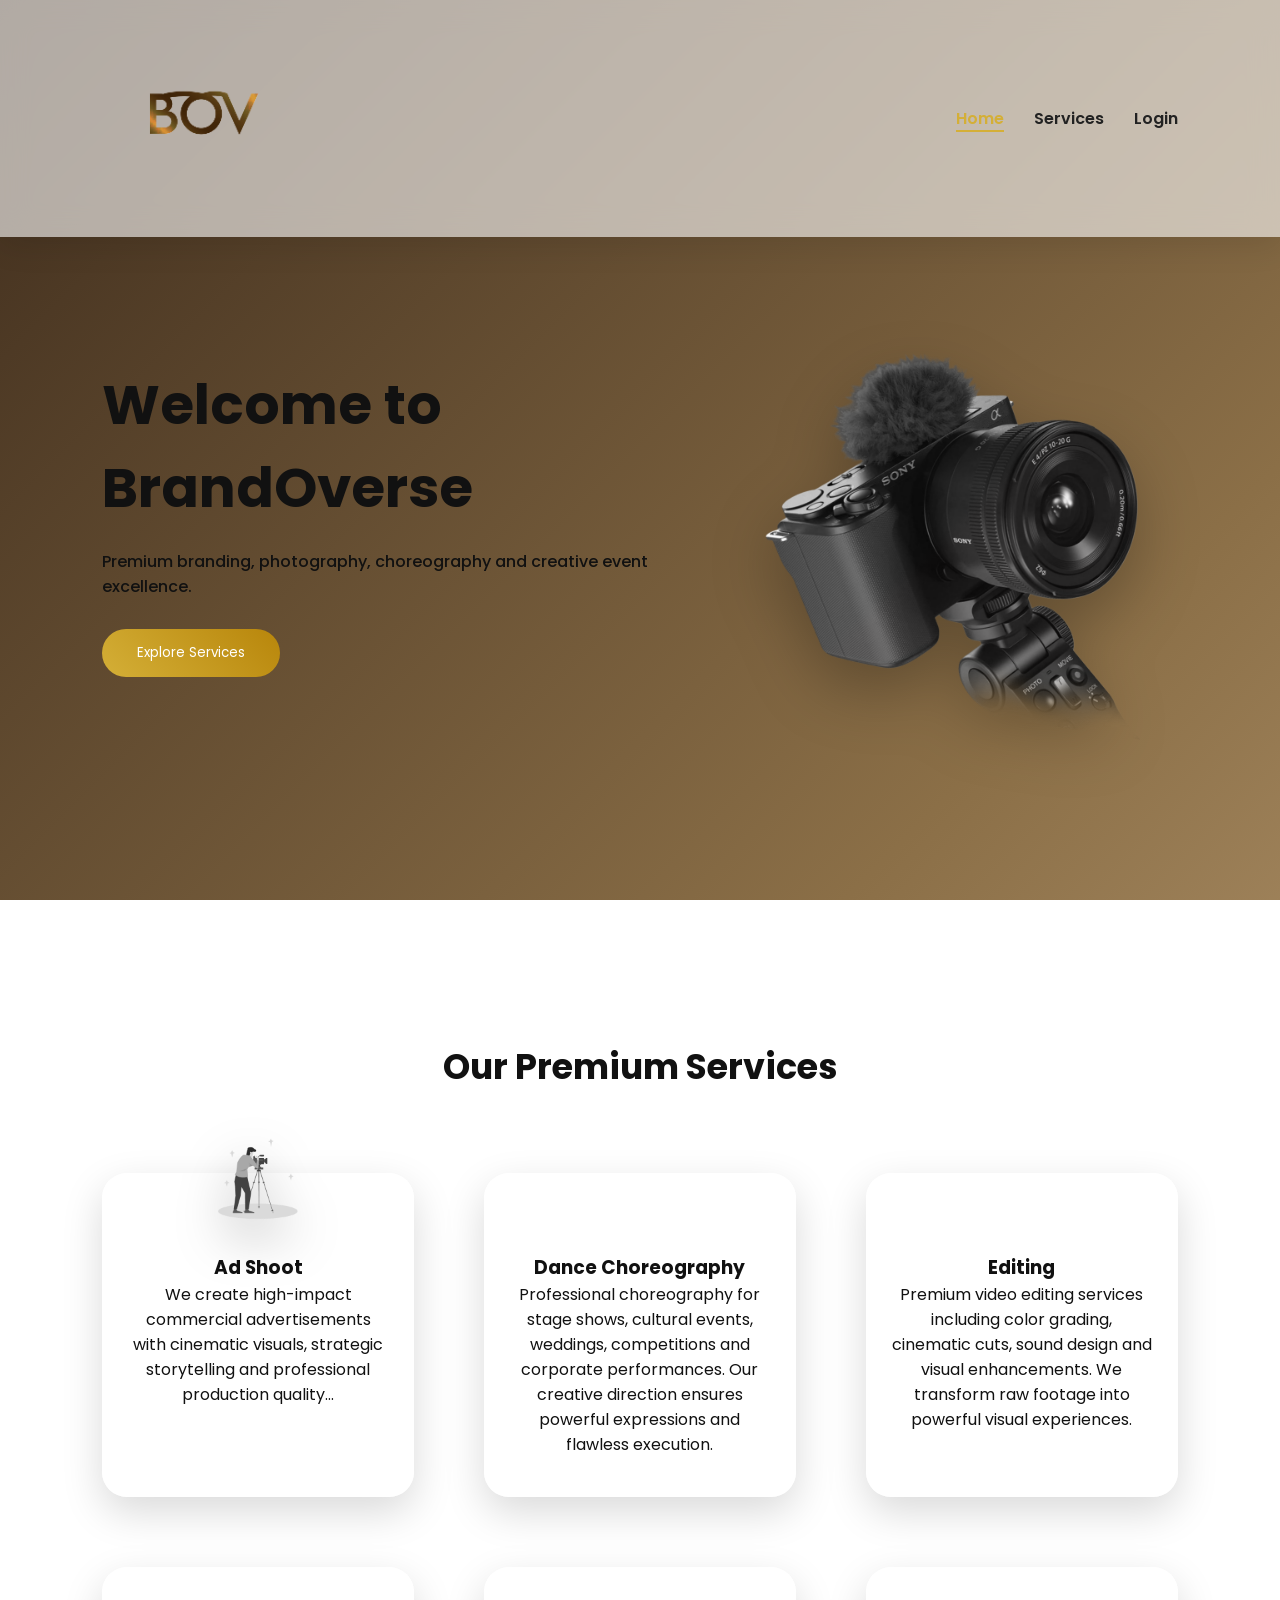
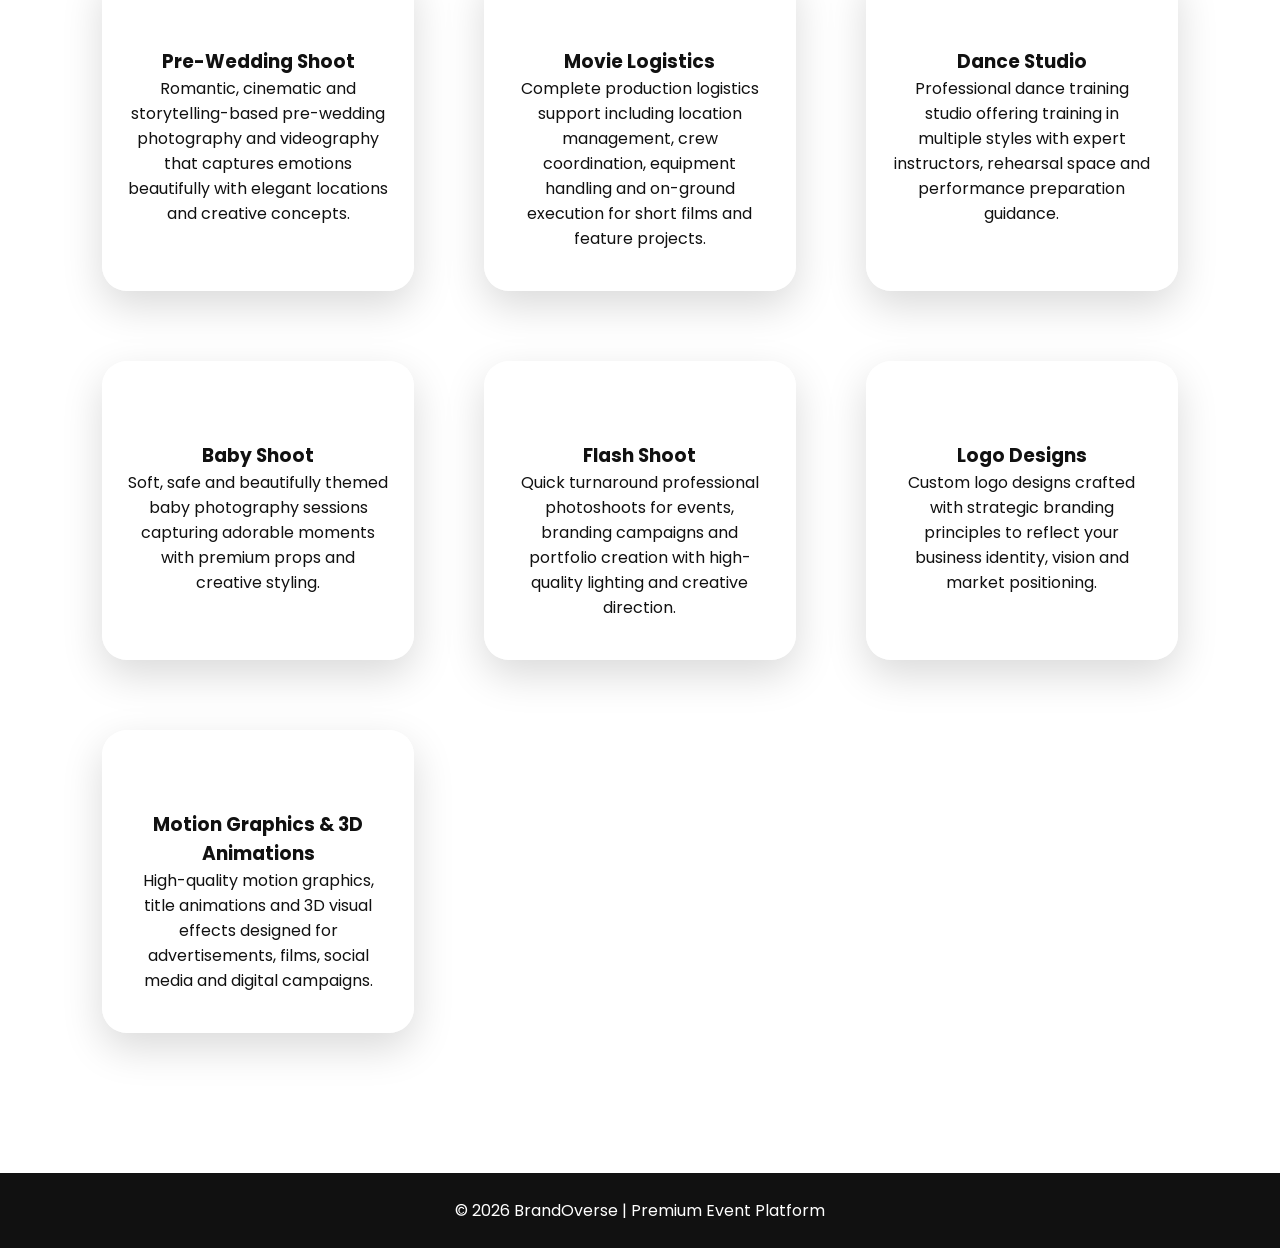
<file: frontend/index.html>
<!DOCTYPE html>
<html lang="en">
<head>
<meta charset="UTF-8">
<meta name="viewport" content="width=device-width, initial-scale=1.0">
<title>BrandOverse</title>

<link href="https://fonts.googleapis.com/css2?family=Poppins:wght@300;400;600;700&display=swap" rel="stylesheet">

<style>
/* ================= SANDAL INTRO ANIMATION ================= */

/* ================= SANDAL INTRO ANIMATION ================= */

#intro {
    position: fixed;
    top: 0;
    left: 0;
    width: 100%;
    height: 100vh;
    display: flex;
    justify-content: center;
    align-items: center;
    z-index: 9999;

    /* Premium Sandal Background */
    background: linear-gradient(135deg,
        #3e2c1c 0%,
        #8b6f47 25%,
        #d2b48c 50%,
        #f5deb3 70%,
        #8b6f47 100%);
    background-size: 300% 300%;
    animation: sandalIntroMove 8s ease infinite,
               introFadeOut 1s ease forwards;
    animation-delay: 0s, 3s; /* start fadeout after 3s */
}

#intro img {
    width: 260px;
    animation: logoZoom 3s ease-in-out;
    filter: drop-shadow(0 20px 40px rgba(0,0,0,0.4));
}

/* Background Soft Movement */
@keyframes sandalIntroMove {
    0% { background-position: 0% 50%; }
    50% { background-position: 100% 50%; }
    100% { background-position: 0% 50%; }
}

/* Logo Zoom */
@keyframes logoZoom {
    0% { transform: scale(0); opacity: 0; }
    50% { transform: scale(1.2); opacity: 1; }
    100% { transform: scale(1); opacity: 1; }
}

/* Fade Out Intro */
@keyframes introFadeOut {
    0% { opacity: 1; }
    100% { opacity: 0; visibility: hidden; display: none; }
}
*{
    margin:0;
    padding:0;
    box-sizing:border-box;
    font-family:'Poppins', sans-serif;
}

body{
    overflow-x:hidden;
    color:#111;
    position:relative;
}

/* ================= METALLIC SILVER BACKGROUND ================= */

body::before{
    content:"";
    position:fixed;
    top:0;
    left:0;
    width:100%;
    height:100%;
    background:
        linear-gradient(120deg,#f5f5f5 0%,#cfcfcf 20%,#e6e6e6 40%,#bfbfbf 60%,#f2f2f2 80%,#d9d9d9 100%);
    background-size:300% 300%;
    animation:metalMove 8s ease infinite;
    z-index:-2;
}

/* ================= CRYSTAL BLUE DIAMOND BACKGROUND ================= */

body::before{
    content:"";
    position:fixed;
    top:0;
    left:0;
    width:100%;
    height:100%;
    background:
        linear-gradient(135deg,#001f3f 0%,#003f7f 15%,#00aaff 30%,#87e0ff 50%,#00aaff 70%,#003f7f 85%,#001f3f 100%);
    background-size:400% 400%;
    animation:crystalMove 10s ease infinite;
    z-index:-2;
}

/* ================= PREMIUM RED CARPET BACKGROUND ================= */

body::before{
    content:"";
    position:fixed;
    top:0;
    left:0;
    width:100%;
    height:100%;
    background:
        linear-gradient(135deg,
        #2b0000 0%,
        #5c0000 15%,
        #8b0000 30%,
        #b30000 50%,
        #8b0000 70%,
        #5c0000 85%,
        #2b0000 100%);
    background-size:400% 400%;
    animation:redCarpetMove 10s ease infinite;
    z-index:-2;
}

/* ================= RED CARPET + ROYAL GOLD BACKGROUND ================= */

body::before{
    content:"";
    position:fixed;
    top:0;
    left:0;
    width:100%;
    height:100%;
    background:
        linear-gradient(135deg,
        #1a0000 0%,
        #5c0000 20%,
        #8b0000 35%,
        #d4af37 50%,
        #8b0000 65%,
        #5c0000 80%,
        #1a0000 100%);
    background-size:400% 400%;
    animation:luxuryMove 12s ease infinite;
    z-index:-2;
}

/* Golden Luxury Shine */
/* ================= PREMIUM SOFT PURPLE LUXURY BACKGROUND ================= */

body::before{
    content:"";
    position:fixed;
    top:0;
    left:0;
    width:100%;
    height:100%;
    background:
        linear-gradient(135deg,
        #1a0033 0%,
        #3d0066 20%,
        #6a0dad 40%,
        #b57edc 55%,
        #6a0dad 70%,
        #3d0066 85%,
        #1a0033 100%);
    background-size:400% 400%;
    animation:purpleFlow 12s ease infinite;
    z-index:-2;
}

/* Soft Crystal Shine */
/* ================= KRISHNA BLUE SHINY BACKGROUND ================= */

body::before{
    content:"";
    position:fixed;
    top:0;
    left:0;
    width:100%;
    height:100%;
    background:
        linear-gradient(135deg,
        #000814 0%,
        #001f3f 20%,
        #003566 40%,
        #0077b6 55%,
        #003566 70%,
        #001f3f 85%,
        #000814 100%);
    background-size:400% 400%;
    animation:krishnaBlueFlow 12s ease infinite;
    z-index:-2;
}

/* Divine Soft Shine Effect */
/* ================= PREMIUM SANDAL LUXURY BACKGROUND ================= */

body::before{
    content:"";
    position:fixed;
    top:0;
    left:0;
    width:100%;
    height:100%;
    background:
        linear-gradient(135deg,
        #3e2c1c 0%,
        #8b6f47 20%,
        #d2b48c 40%,
        #f5deb3 55%,
        #d2b48c 70%,
        #8b6f47 85%,
        #3e2c1c 100%);
    background-size:400% 400%;
    animation:sandalFlow 14s ease infinite;
    z-index:-2;
}

/* Soft Golden Shine */
body::after{
    content:"";
    position:fixed;
    top:0;
    left:-100%;
    width:45%;
    height:100%;
    background:linear-gradient(120deg,
        transparent,
        rgba(255,255,255,0.6),
        rgba(255,223,150,0.7),
        rgba(255,255,255,0.6),
        transparent);
    transform:skewX(-25deg);
    animation:sandalShine 8s ease-in-out infinite;
    z-index:-1;
}

@keyframes sandalFlow{
    0%{ background-position:0% 50%; }
    50%{ background-position:100% 50%; }
    100%{ background-position:0% 50%; }
}

@keyframes sandalShine{
    0%{ left:-100%; }
    100%{ left:150%; }
}
nav{
    position:fixed;
    top:0;
    left:0;
    width:100%;
    display:flex;
    justify-content:space-between;
    align-items:center;
    padding:15px 8%;
    background:rgba(255,255,255,0.6);
    backdrop-filter:blur(15px);
    box-shadow:0 8px 30px rgba(0,0,0,0.1);
    z-index:1000;
}

.nav-logo img{
    width:200px;
}

nav ul{
    list-style:none;
    display:flex;
}

nav ul li{
    margin-left:30px;
}

nav ul li a{
    text-decoration:none;
    color:#222;
    font-weight:600;
    transition:0.3s;
}

nav ul li a:hover,
nav ul li a.active{
    color:#d4af37;
    border-bottom:2px solid #d4af37;
}

/* ================= HERO ================= */

.hero{
    min-height:100vh;
    display:flex;
    justify-content:space-between;
    align-items:center;
    padding:0 8%;
    padding-top:140px;
}

.hero-content{
    max-width:600px;
}

.hero-content h1{
    font-size:55px;
    margin-bottom:20px;
}

.hero-content p{
    margin-bottom:30px;
    font-weight:500;
}

.btn{
    padding:14px 35px;
    background:linear-gradient(45deg,#d4af37,#b8860b);
    border:none;
    border-radius:50px;
    color:white;
    cursor:pointer;
    transition:0.4s;
}

.btn:hover{
    transform:scale(1.05);
}

/* ================= FLOATING IMAGE ================= */

.hero-image{
    width:450px;
    animation:float 4s ease-in-out infinite;
}

.hero-image img{
    width:100%;
    filter:drop-shadow(0 25px 30px rgba(0,0,0,0.25));
}

@keyframes float{
    0%,100%{ transform:translateY(0px); }
    50%{ transform:translateY(-25px); }
}

/* ================= SERVICES ================= */

.services{
    padding:120px 8%;
}

.services h2{
    text-align:center;
    margin-bottom:60px;
    font-size:35px;
}

.service-container{
    display:grid;
    grid-template-columns:repeat(auto-fit,minmax(250px,1fr));
    gap:30px;
}

.service-card{
    background:rgba(255,255,255,0.6);
    padding:40px 20px;
    border-radius:20px;
    backdrop-filter:blur(10px);
    box-shadow:0 15px 35px rgba(0,0,0,0.1);
    transition:0.4s ease;
    text-align:center;
    text-decoration:none;
    color:#111;
    display:block;
    position:relative;
    overflow:hidden;
}

/* Premium Glow Effect */
.service-card:hover{
    transform:translateY(-10px) scale(1.03);
    box-shadow:
        0 0 15px rgba(255,215,0,0.6),
        0 0 30px rgba(255,215,0,0.5),
        0 0 60px rgba(255,215,0,0.4);
}

/* Soft Inner Shine */
/* ================= SERVICES UPGRADE ================= */

.services{
    padding:140px 8%;
}

.service-container{
    display:grid;
    grid-template-columns:repeat(auto-fit,minmax(280px,1fr));
    gap:40px;
}

/* ================= PREMIUM FLOATING HALF IMAGE ================= */

.service-container{
    display:grid;
    grid-template-columns:repeat(auto-fit,minmax(280px,1fr));
    gap:70px; /* increased gap for floating space */
    margin-top:80px;
}

.service-card{
    background:rgba(255,255,255,0.75);
    padding:80px 25px 40px 25px; /* extra top padding */
    border-radius:25px;
    backdrop-filter:blur(15px);
    box-shadow:0 15px 40px rgba(0,0,0,0.15);
    transition:0.4s ease;
    text-align:center;
    text-decoration:none;
    color:#111;
    position:relative;
    overflow:visible; /* IMPORTANT */
    
}

/* Hover Lift */
.service-card:hover{
    transform:translateY(-15px) scale(1.05);
    box-shadow:
        0 20px 50px rgba(0,0,0,0.25),
        0 0 40px rgba(0,0,0,0.3);
}

/* Image Container */
.service-image{
    position:absolute;
    top:-45px; /* makes half outside */
    left:50%;
    transform:translateX(-50%);
}

/* Black & White Floating Image */
/* Black & White Floating Image */
.service-image img{
    width:100px;
    height:100px;
    object-fit:contain;
    filter:grayscale(100%) contrast(110%) 
            drop-shadow(0 15px 25px rgba(0,0,0,0.3));
    animation:floatService 4s ease-in-out infinite;
    transition:0.4s ease;
}

/* When Hover – Image Gets Bigger */
/* When Hover – Image Gets Much Bigger */
.service-card:hover .service-image img{
    transform:scale(1.6) translateY(-10px);
    filter:grayscale(0%) contrast(115%)
            drop-shadow(0 25px 45px rgba(0,0,0,0.5));
}
/* Floating Animation */
@keyframes floatService{
    0%,100%{ transform:translateY(0px); }
    50%{ transform:translateY(-12px); }
}
/* ================= FOOTER ================= */

footer{
    background:#111;
    color:white;
    padding:25px;
    text-align:center;
}

/* ================= RESPONSIVE ================= */

@media(max-width:900px){

    .hero{
        flex-direction:column;
        text-align:center;
        padding-top:160px;
    }

    .hero-image{
        width:280px;
        margin-top:40px;
    }

    .hero-content h1{
        font-size:35px;
    }

    nav{
        flex-direction:column;
    }

    nav ul{
        margin-top:10px;
    }

    .nav-logo img{
        width:150px;
    }
}

</style>
</head>

<body>
    <!-- ================= INTRO SPLASH SCREEN ================= -->
<div id="intro">
    <img src="images/bov-logo.png" alt="BrandOverse Logo">
</div>

<nav>
    <div class="nav-logo">
        <img src="images/bov-logo.png" alt="BrandOverse Logo">
    </div>
    <ul>
        <li><a href="#" class="active">Home</a></li>
        <li><a href="#services">Services</a></li>
        <li><a href="#">Login</a></li>
    </ul>
</nav>

<section class="hero">

    <div class="hero-content">
        <h1>Welcome to BrandOverse</h1>
        <p>Premium branding, photography, choreography and creative event excellence.</p>
        <button class="btn">Explore Services</button>
    </div>

    <div class="hero-image">
        <img src="images/camera.png" alt="Floating Image">
    </div>

</section>

<section class="services" id="services">
    <h2>Our Premium Services</h2>

    <div class="service-container">

        <a href="adshoot.html" class="service-card">
    <div class="service-image">
        <img src="images/adshoot.png" alt="Ad Shoot">
    </div>
    <h3>Ad Shoot</h3>
    <p>We create high-impact commercial advertisements with cinematic visuals, strategic storytelling and professional production quality...</p>
</a>

        <a href="dance.html" class="service-card">
            <h3>Dance Choreography</h3>
            <p>Professional choreography for stage shows, cultural events, weddings, competitions and corporate performances. Our creative direction ensures powerful expressions and flawless execution.</p>
        </a>

        <a href="editing.html" class="service-card">
            <h3>Editing</h3>
            <p>Premium video editing services including color grading, cinematic cuts, sound design and visual enhancements. We transform raw footage into powerful visual experiences.</p>
        </a>

        <a href="prewedding.html" class="service-card">
            <h3>Pre-Wedding Shoot</h3>
            <p>Romantic, cinematic and storytelling-based pre-wedding photography and videography that captures emotions beautifully with elegant locations and creative concepts.</p>
        </a>

        <a href="logistics.html" class="service-card">
            <h3>Movie Logistics</h3>
            <p>Complete production logistics support including location management, crew coordination, equipment handling and on-ground execution for short films and feature projects.</p>
        </a>

        <a href="studio.html" class="service-card">
            <h3>Dance Studio</h3>
            <p>Professional dance training studio offering training in multiple styles with expert instructors, rehearsal space and performance preparation guidance.</p>
        </a>

        <a href="babyshoot.html" class="service-card">
            <h3>Baby Shoot</h3>
            <p>Soft, safe and beautifully themed baby photography sessions capturing adorable moments with premium props and creative styling.</p>
        </a>

        <a href="flashshoot.html" class="service-card">
            <h3>Flash Shoot</h3>
            <p>Quick turnaround professional photoshoots for events, branding campaigns and portfolio creation with high-quality lighting and creative direction.</p>
        </a>

        <a href="logo.html" class="service-card">
            <h3>Logo Designs</h3>
            <p>Custom logo designs crafted with strategic branding principles to reflect your business identity, vision and market positioning.</p>
        </a>

        <a href="motion.html" class="service-card">
            <h3>Motion Graphics & 3D Animations</h3>
            <p>High-quality motion graphics, title animations and 3D visual effects designed for advertisements, films, social media and digital campaigns.</p>
        </a>

    </div>
</section>

<footer>
    © <span id="year"></span> BrandOverse | Premium Event Platform
</footer>

<script>
document.getElementById("year").innerText = new Date().getFullYear();

const navLinks = document.querySelectorAll("nav ul li a");
navLinks.forEach(link => {
    link.addEventListener("click", function(){
        navLinks.forEach(l => l.classList.remove("active"));
        this.classList.add("active");
    });
});
</script>

</body>
</html>
</file>
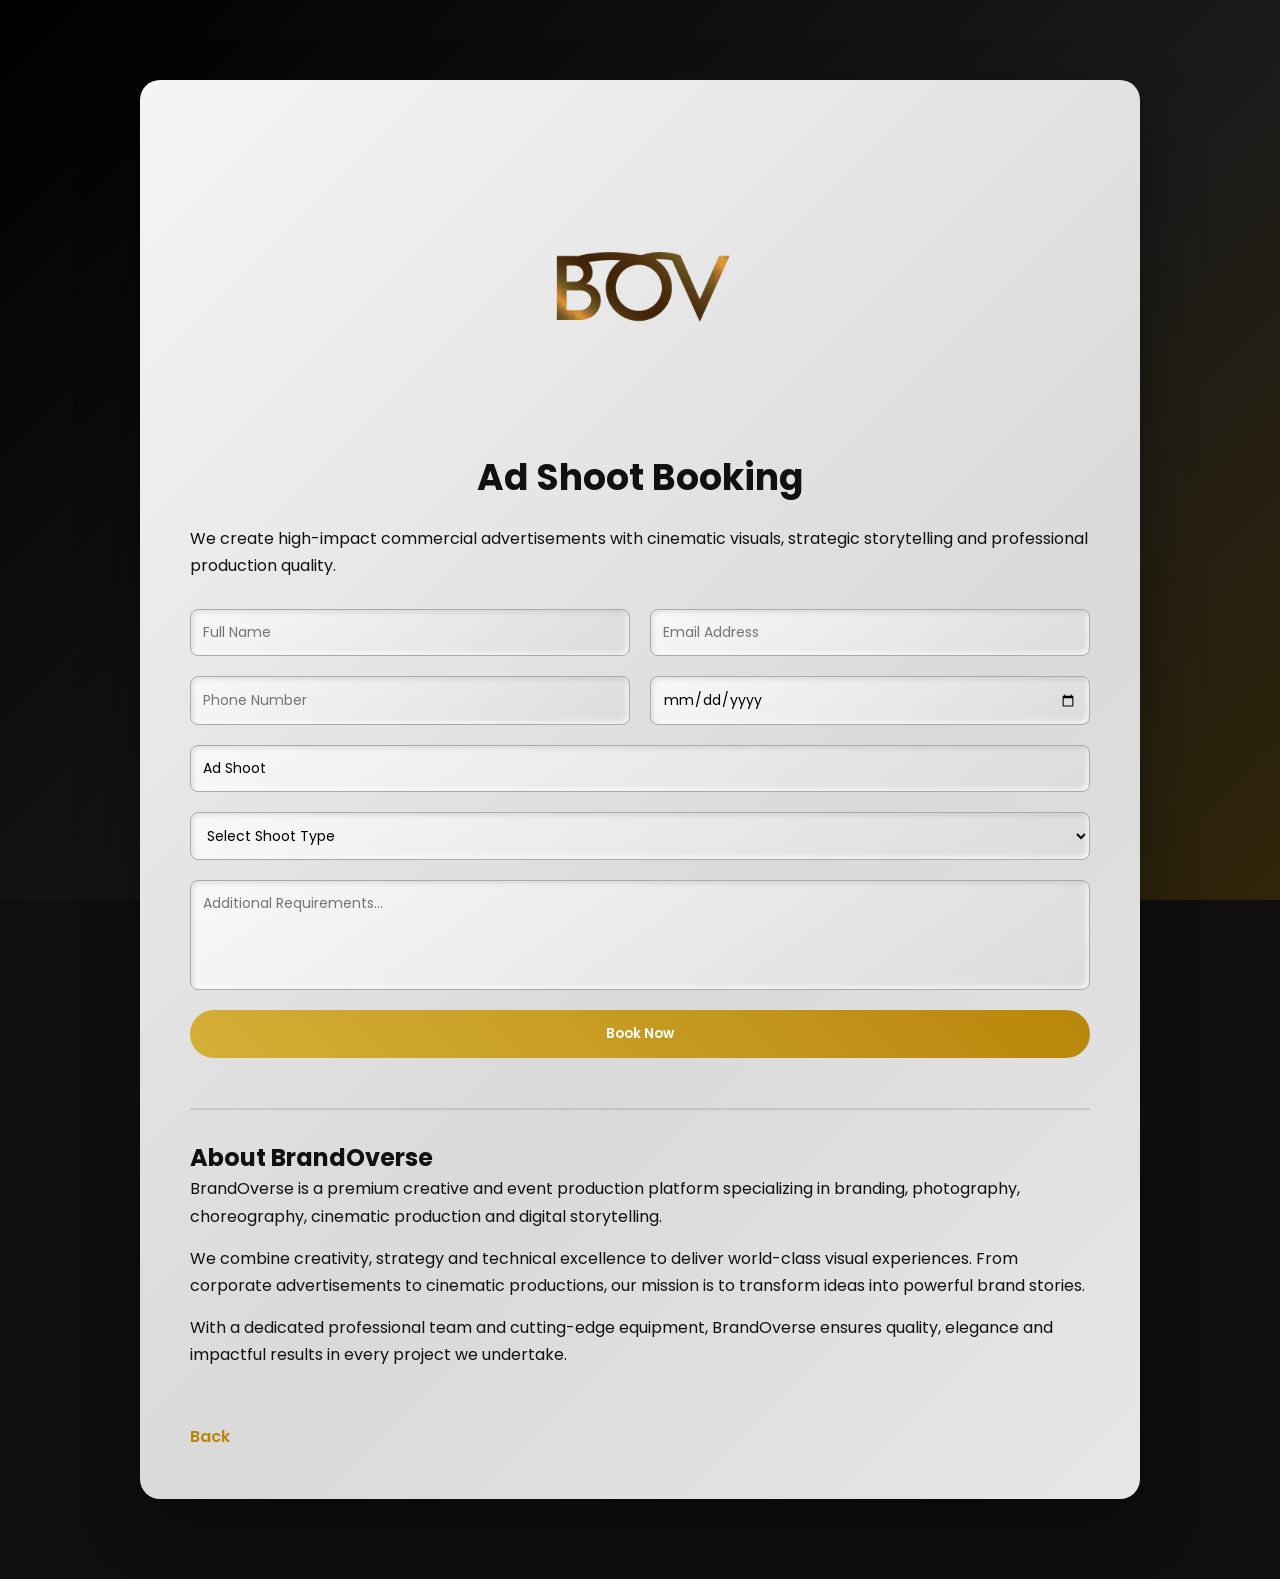
<file: frontend/adshoot.html>
<!DOCTYPE html>
<html lang="en">
<head>
<meta charset="UTF-8">
<meta name="viewport" content="width=device-width, initial-scale=1.0">
<title>Ad Shoot Booking - BrandOverse</title>

<link href="https://fonts.googleapis.com/css2?family=Poppins:wght@300;400;600;700&display=swap" rel="stylesheet">

<style>

*{
    margin:0;
    padding:0;
    box-sizing:border-box;
    font-family:'Poppins', sans-serif;
}

body{
    padding:80px 8%;
    color:#111;
    position:relative;
    overflow-x:hidden;
    background:#0f0f0f;
}

/* ===== ULTRA DARK GOLD BACKGROUND ===== */

body::before{
    content:"";
    position:fixed;
    top:0;
    left:0;
    width:100%;
    height:100%;
    background:
        linear-gradient(135deg,
        #000000 0%,
        #1a1a1a 15%,
        #3b2a00 30%,
        #b8860b 50%,
        #3b2a00 70%,
        #1a1a1a 85%,
        #000000 100%);
    background-size:400% 400%;
    animation:darkGoldMove 10s ease infinite;
    z-index:-2;
}

body::after{
    content:"";
    position:fixed;
    top:0;
    left:-100%;
    width:40%;
    height:100%;
    background:linear-gradient(120deg,
        transparent,
        rgba(255,215,0,0.5),
        transparent);
    transform:skewX(-25deg);
    animation:royalShine 7s infinite;
    z-index:-1;
}

@keyframes darkGoldMove{
    0%{ background-position:0% 50%; }
    50%{ background-position:100% 50%; }
    100%{ background-position:0% 50%; }
}

@keyframes royalShine{
    0%{ left:-100%; }
    100%{ left:150%; }
}

/* ===== CONTAINER SILVER ===== */

.container{
    
    max-width:1000px;
    margin:auto;
    padding:50px;
    border-radius:20px;
    background:linear-gradient(135deg,
        #f5f5f5 0%,
        #d9d9d9 20%,
        #eeeeee 40%,
        #cfcfcf 60%,
        #f2f2f2 80%,
        #d0d0d0 100%);
    background-size:300% 300%;
    animation:silverMove 8s ease infinite;
    box-shadow:0 25px 60px rgba(0,0,0,0.4);
}

@keyframes silverMove{
    0%{ background-position:0% 50%; }
    50%{ background-position:100% 50%; }
    100%{ background-position:0% 50%; }
}

/* ===== LOGO ===== */


.logo{
    text-align:center;
    margin-bottom:0px;  /* Reduced space */
}

.logo img{
    width:320px;
    max-width:100%;
    display:block;
    margin:0 auto;
}

/* ===== TEXT ===== */

h1{
    font-size:36px;
    margin-bottom:20px;
    text-align:center;
}

p{
    line-height:1.7;
    margin-bottom:15px;
}

/* ===== FORM ===== */

form{
    display:grid;
    grid-template-columns:1fr 1fr;
    gap:20px;
    margin-top:30px;
}

form input,
form select,
form textarea{
    padding:12px;
    border-radius:8px;
    border:1px solid #aaa;
    background:linear-gradient(145deg,#f8f8f8,#dcdcdc);
    box-shadow:inset 2px 2px 5px rgba(0,0,0,0.1),
               inset -2px -2px 5px rgba(255,255,255,0.8);
    outline:none;
    font-size:14px;
}

form textarea{
    grid-column:1/3;
    resize:none;
}

.full{
    grid-column:1/3;
}

button{
    padding:14px;
    border:none;
    border-radius:50px;
    background:linear-gradient(45deg,#d4af37,#b8860b);
    color:white;
    font-weight:600;
    cursor:pointer;
    transition:0.3s;
}

button:hover{
    transform:scale(1.05);
}

.success-message{
    margin-top:20px;
    color:green;
    font-weight:600;
    display:none;
}

.brand-details{
    margin-top:50px;
    padding-top:30px;
    border-top:2px solid rgba(0,0,0,0.1);
}

.back-btn{
    display:inline-block;
    margin-top:40px;
    text-decoration:none;
    color:#b8860b;
    font-weight:600;
}

/* Responsive */

@media(max-width:768px){
    form{
        grid-template-columns:1fr;
    }
    .full{
        grid-column:1/2;
    }
    form textarea{
        grid-column:1/2;
    }
}

</style>
</head>

<body>

<div class="container">

    <!-- LOGO -->
    <div class="logo">
        <img src="images/bov-logo.png" alt="BrandOverse Logo">
    </div>

    <h1>Ad Shoot Booking</h1>

    <p>
    We create high-impact commercial advertisements with cinematic visuals, strategic storytelling and professional production quality.
    </p>

    <form id="bookingForm">

        <input type="text" placeholder="Full Name" required>
        <input type="email" placeholder="Email Address" required>

        <input type="tel" placeholder="Phone Number" required>
        <input type="date" required>

        <input type="text" value="Ad Shoot" readonly class="full">

        <select required class="full">
            <option value="">Select Shoot Type</option>
            <option>Product Advertisement</option>
            <option>Brand Commercial</option>
            <option>Social Media Ad</option>
            <option>Corporate Ad</option>
        </select>

        <textarea rows="4" placeholder="Additional Requirements..." class="full"></textarea>

        <button type="submit" class="full">Book Now</button>

    </form>

    <div class="success-message" id="successMessage">
        ✅ Your Ad Shoot booking has been submitted successfully!
    </div>

    <!-- BRAND DETAILS -->
    <div class="brand-details">
        <h2>About BrandOverse</h2>
        <p>
        BrandOverse is a premium creative and event production platform specializing in branding, photography, choreography, cinematic production and digital storytelling.
        </p>
        <p>
        We combine creativity, strategy and technical excellence to deliver world-class visual experiences. From corporate advertisements to cinematic productions, our mission is to transform ideas into powerful brand stories.
        </p>
        <p>
        With a dedicated professional team and cutting-edge equipment, BrandOverse ensures quality, elegance and impactful results in every project we undertake.
        </p>
    </div>

    <a href="index.html" class="back-btn" onclick="sessionStorage.setItem('skipIntro', '1'); if (window.history.length > 1) { event.preventDefault(); history.back(); }">Back</a>

</div>

<script>
document.getElementById("bookingForm").addEventListener("submit", function(e){
    e.preventDefault();
    document.getElementById("successMessage").style.display = "block";
    this.reset();
});
</script>

</body>
</html>
</file>
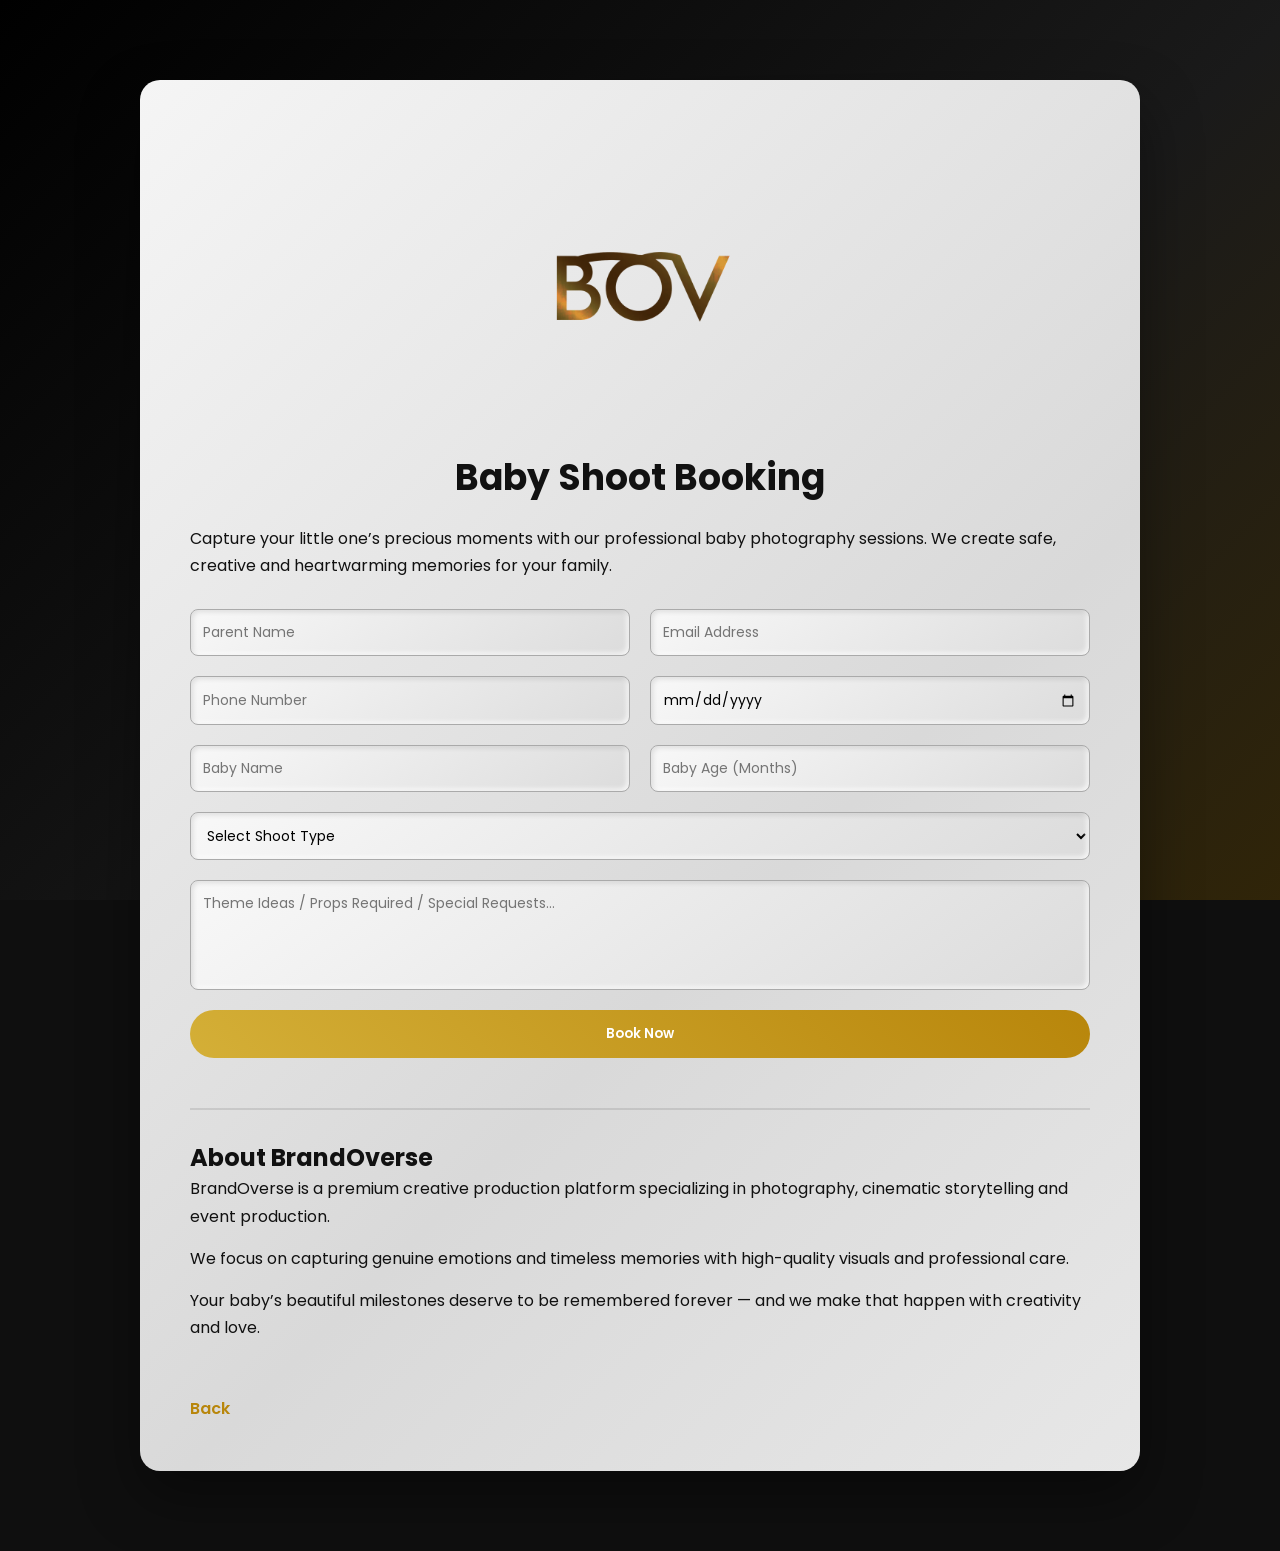
<file: frontend/babyshoot.html>
<!DOCTYPE html>
<html lang="en">
<head>
<meta charset="UTF-8">
<meta name="viewport" content="width=device-width, initial-scale=1.0">
<title>Baby Shoot Booking - BrandOverse</title>

<link href="https://fonts.googleapis.com/css2?family=Poppins:wght@300;400;600;700&display=swap" rel="stylesheet">

<style>

*{
    margin:0;
    padding:0;
    box-sizing:border-box;
    font-family:'Poppins', sans-serif;
}

body{
    padding:80px 8%;
    color:#111;
    position:relative;
    overflow-x:hidden;
    background:#0f0f0f;
}

/* ===== ULTRA DARK GOLD BACKGROUND ===== */

body::before{
    content:"";
    position:fixed;
    top:0;
    left:0;
    width:100%;
    height:100%;
    background:
        linear-gradient(135deg,
        #000000 0%,
        #1a1a1a 15%,
        #3b2a00 30%,
        #b8860b 50%,
        #3b2a00 70%,
        #1a1a1a 85%,
        #000000 100%);
    background-size:400% 400%;
    animation:darkGoldMove 10s ease infinite;
    z-index:-2;
}

body::after{
    content:"";
    position:fixed;
    top:0;
    left:-100%;
    width:40%;
    height:100%;
    background:linear-gradient(120deg,
        transparent,
        rgba(255,215,0,0.5),
        transparent);
    transform:skewX(-25deg);
    animation:royalShine 7s infinite;
    z-index:-1;
}

@keyframes darkGoldMove{
    0%{ background-position:0% 50%; }
    50%{ background-position:100% 50%; }
    100%{ background-position:0% 50%; }
}

@keyframes royalShine{
    0%{ left:-100%; }
    100%{ left:150%; }
}

/* ===== CONTAINER SILVER ===== */

.container{
    max-width:1000px;
    margin:auto;
    padding:50px;
    border-radius:20px;
    background:linear-gradient(135deg,
        #f5f5f5 0%,
        #d9d9d9 20%,
        #eeeeee 40%,
        #cfcfcf 60%,
        #f2f2f2 80%,
        #d0d0d0 100%);
    background-size:300% 300%;
    animation:silverMove 8s ease infinite;
    box-shadow:0 25px 60px rgba(0,0,0,0.4);
}

@keyframes silverMove{
    0%{ background-position:0% 50%; }
    50%{ background-position:100% 50%; }
    100%{ background-position:0% 50%; }
}

/* ===== LOGO ===== */

.logo{
    text-align:center;
    margin-bottom:0px;
}

.logo img{
    width:320px;
    max-width:100%;
    display:block;
    margin:0 auto;
}

/* ===== TEXT ===== */

h1{
    font-size:36px;
    margin-bottom:20px;
    text-align:center;
}

p{
    line-height:1.7;
    margin-bottom:15px;
}

/* ===== FORM ===== */

form{
    display:grid;
    grid-template-columns:1fr 1fr;
    gap:20px;
    margin-top:30px;
}

form input,
form select,
form textarea{
    padding:12px;
    border-radius:8px;
    border:1px solid #aaa;
    background:linear-gradient(145deg,#f8f8f8,#dcdcdc);
    box-shadow:inset 2px 2px 5px rgba(0,0,0,0.1),
               inset -2px -2px 5px rgba(255,255,255,0.8);
    outline:none;
    font-size:14px;
}

form textarea{
    grid-column:1/3;
    resize:none;
}

.full{
    grid-column:1/3;
}

button{
    padding:14px;
    border:none;
    border-radius:50px;
    background:linear-gradient(45deg,#d4af37,#b8860b);
    color:white;
    font-weight:600;
    cursor:pointer;
    transition:0.3s;
}

button:hover{
    transform:scale(1.05);
}

.success-message{
    margin-top:20px;
    color:green;
    font-weight:600;
    display:none;
}

.brand-details{
    margin-top:50px;
    padding-top:30px;
    border-top:2px solid rgba(0,0,0,0.1);
}

.back-btn{
    display:inline-block;
    margin-top:40px;
    text-decoration:none;
    color:#b8860b;
    font-weight:600;
}

@media(max-width:768px){
    form{
        grid-template-columns:1fr;
    }
    .full{
        grid-column:1/2;
    }
    form textarea{
        grid-column:1/2;
    }
}

</style>
</head>

<body>

<div class="container">

    <div class="logo">
        <img src="images/bov-logo.png" alt="BrandOverse Logo">
    </div>

    <h1>Baby Shoot Booking</h1>

    <p>
    Capture your little one’s precious moments with our professional baby photography sessions.
    We create safe, creative and heartwarming memories for your family.
    </p>

    <form id="bookingForm">

        <input type="text" placeholder="Parent Name" required>
        <input type="email" placeholder="Email Address" required>

        <input type="tel" placeholder="Phone Number" required>
        <input type="date" required>

        <input type="text" placeholder="Baby Name" required>
        <input type="number" placeholder="Baby Age (Months)" required>

        <select required class="full">
            <option value="">Select Shoot Type</option>
            <option>Newborn Shoot</option>
            <option>1st Birthday Shoot</option>
            <option>Theme Based Baby Shoot</option>
            <option>Outdoor Baby Shoot</option>
            <option>Family + Baby Shoot</option>
        </select>

        <textarea rows="4" placeholder="Theme Ideas / Props Required / Special Requests..." class="full"></textarea>

        <button type="submit" class="full">Book Now</button>

    </form>

    <div class="success-message" id="successMessage">
        ✅ Your Baby Shoot booking has been submitted successfully!
    </div>

    <div class="brand-details">
        <h2>About BrandOverse</h2>
        <p>
        BrandOverse is a premium creative production platform specializing in
        photography, cinematic storytelling and event production.
        </p>
        <p>
        We focus on capturing genuine emotions and timeless memories
        with high-quality visuals and professional care.
        </p>
        <p>
        Your baby’s beautiful milestones deserve to be remembered forever —
        and we make that happen with creativity and love.
        </p>
    </div>

    <a href="index.html" class="back-btn" onclick="sessionStorage.setItem('skipIntro', '1'); if (window.history.length > 1) { event.preventDefault(); history.back(); }">Back</a>

</div>

<script>
document.getElementById("bookingForm").addEventListener("submit", function(e){
    e.preventDefault();
    document.getElementById("successMessage").style.display = "block";
    this.reset();
});
</script>

</body>
</html>
</file>
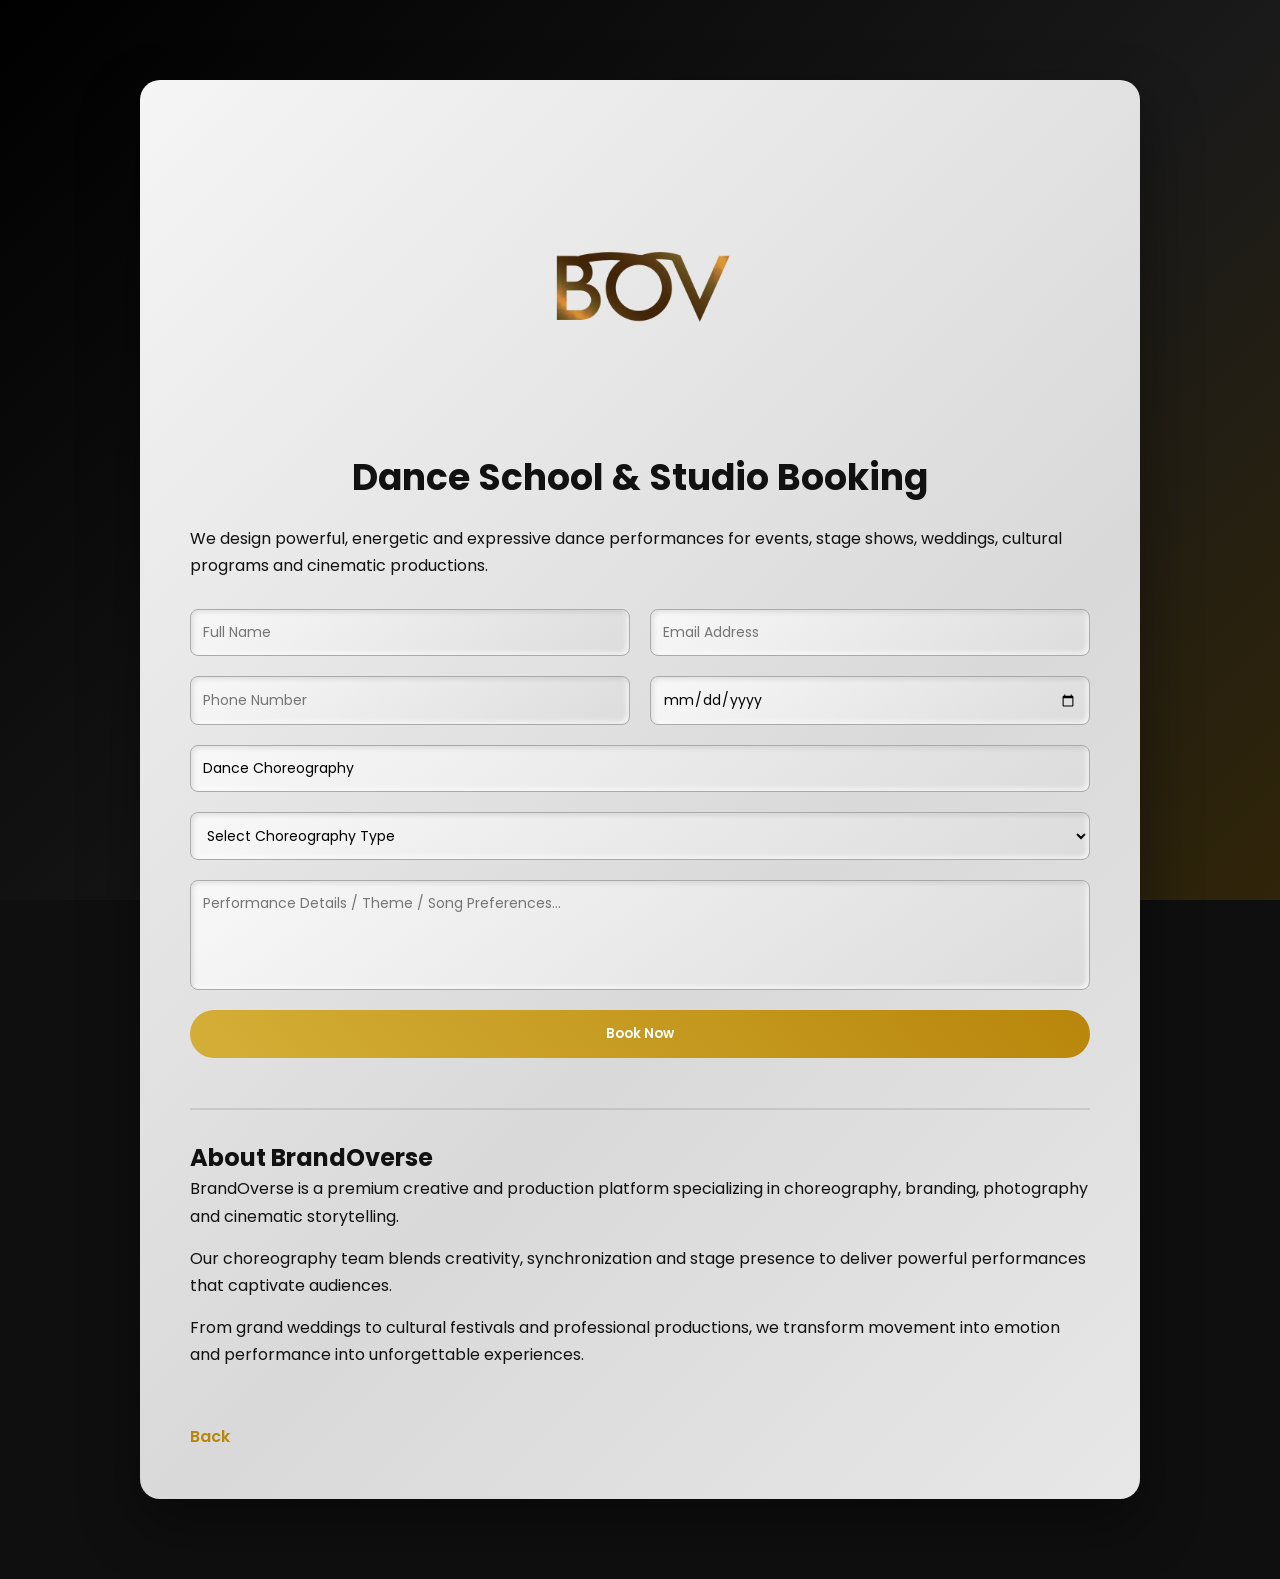
<file: frontend/dance.html>
<!DOCTYPE html>
<html lang="en">
<head>
<meta charset="UTF-8">
<meta name="viewport" content="width=device-width, initial-scale=1.0">
<title>Dance Choreography Booking - BrandOverse</title>

<link href="https://fonts.googleapis.com/css2?family=Poppins:wght@300;400;600;700&display=swap" rel="stylesheet">

<style>

*{
    margin:0;
    padding:0;
    box-sizing:border-box;
    font-family:'Poppins', sans-serif;
}

body{
    padding:80px 8%;
    color:#111;
    position:relative;
    overflow-x:hidden;
    background:#0f0f0f;
}

/* ===== ULTRA DARK GOLD BACKGROUND ===== */

body::before{
    content:"";
    position:fixed;
    top:0;
    left:0;
    width:100%;
    height:100%;
    background:
        linear-gradient(135deg,
        #000000 0%,
        #1a1a1a 15%,
        #3b2a00 30%,
        #b8860b 50%,
        #3b2a00 70%,
        #1a1a1a 85%,
        #000000 100%);
    background-size:400% 400%;
    animation:darkGoldMove 10s ease infinite;
    z-index:-2;
}

body::after{
    content:"";
    position:fixed;
    top:0;
    left:-100%;
    width:40%;
    height:100%;
    background:linear-gradient(120deg,
        transparent,
        rgba(255,215,0,0.5),
        transparent);
    transform:skewX(-25deg);
    animation:royalShine 7s infinite;
    z-index:-1;
}

@keyframes darkGoldMove{
    0%{ background-position:0% 50%; }
    50%{ background-position:100% 50%; }
    100%{ background-position:0% 50%; }
}

@keyframes royalShine{
    0%{ left:-100%; }
    100%{ left:150%; }
}

/* ===== CONTAINER SILVER ===== */

.container{
    max-width:1000px;
    margin:auto;
    padding:50px;
    border-radius:20px;
    background:linear-gradient(135deg,
        #f5f5f5 0%,
        #d9d9d9 20%,
        #eeeeee 40%,
        #cfcfcf 60%,
        #f2f2f2 80%,
        #d0d0d0 100%);
    background-size:300% 300%;
    animation:silverMove 8s ease infinite;
    box-shadow:0 25px 60px rgba(0,0,0,0.4);
}

@keyframes silverMove{
    0%{ background-position:0% 50%; }
    50%{ background-position:100% 50%; }
    100%{ background-position:0% 50%; }
}

/* ===== LOGO ===== */

.logo{
    text-align:center;
    margin-bottom:0px;
}

.logo img{
    width:320px;
    max-width:100%;
    display:block;
    margin:0 auto;
}

/* ===== TEXT ===== */

h1{
    font-size:36px;
    margin-bottom:20px;
    text-align:center;
}

p{
    line-height:1.7;
    margin-bottom:15px;
}

/* ===== FORM ===== */

form{
    display:grid;
    grid-template-columns:1fr 1fr;
    gap:20px;
    margin-top:30px;
}

form input,
form select,
form textarea{
    padding:12px;
    border-radius:8px;
    border:1px solid #aaa;
    background:linear-gradient(145deg,#f8f8f8,#dcdcdc);
    box-shadow:inset 2px 2px 5px rgba(0,0,0,0.1),
               inset -2px -2px 5px rgba(255,255,255,0.8);
    outline:none;
    font-size:14px;
}

form textarea{
    grid-column:1/3;
    resize:none;
}

.full{
    grid-column:1/3;
}

button{
    padding:14px;
    border:none;
    border-radius:50px;
    background:linear-gradient(45deg,#d4af37,#b8860b);
    color:white;
    font-weight:600;
    cursor:pointer;
    transition:0.3s;
}

button:hover{
    transform:scale(1.05);
}

.success-message{
    margin-top:20px;
    color:green;
    font-weight:600;
    display:none;
}

.brand-details{
    margin-top:50px;
    padding-top:30px;
    border-top:2px solid rgba(0,0,0,0.1);
}

.back-btn{
    display:inline-block;
    margin-top:40px;
    text-decoration:none;
    color:#b8860b;
    font-weight:600;
}

@media(max-width:768px){
    form{
        grid-template-columns:1fr;
    }
    .full{
        grid-column:1/2;
    }
    form textarea{
        grid-column:1/2;
    }
}

</style>
</head>

<body>

<div class="container">

    <div class="logo">
        <img src="images/bov-logo.png" alt="BrandOverse Logo">
    </div>

    <h1>Dance School & Studio Booking</h1>

    <p>
    We design powerful, energetic and expressive dance performances for events, stage shows, weddings, cultural programs and cinematic productions.
    </p>

    <form id="bookingForm">

        <input type="text" placeholder="Full Name" required>
        <input type="email" placeholder="Email Address" required>

        <input type="tel" placeholder="Phone Number" required>
        <input type="date" required>

        <input type="text" value="Dance Choreography" readonly class="full">

        <select required class="full">
            <option value="">Select Choreography Type</option>
            <option>Wedding Choreography</option>
            <option>Stage Performance</option>
            <option>Cultural Event</option>
            <option>College / School Event</option>
            <option>Music Video Choreography</option>
        </select>

        <textarea rows="4" placeholder="Performance Details / Theme / Song Preferences..." class="full"></textarea>

        <button type="submit" class="full">Book Now</button>

    </form>

    <div class="success-message" id="successMessage">
        ✅ Your Dance Choreography booking has been submitted successfully!
    </div>

    <div class="brand-details">
        <h2>About BrandOverse</h2>
        <p>
        BrandOverse is a premium creative and production platform specializing in choreography, branding, photography and cinematic storytelling.
        </p>
        <p>
        Our choreography team blends creativity, synchronization and stage presence to deliver powerful performances that captivate audiences.
        </p>
        <p>
        From grand weddings to cultural festivals and professional productions, we transform movement into emotion and performance into unforgettable experiences.
        </p>
    </div>

    <a href="index.html" class="back-btn" onclick="sessionStorage.setItem('skipIntro', '1'); if (window.history.length > 1) { event.preventDefault(); history.back(); }">Back</a>

</div>

<script>
document.getElementById("bookingForm").addEventListener("submit", function(e){
    e.preventDefault();
    document.getElementById("successMessage").style.display = "block";
    this.reset();
});
</script>

</body>
</html>
</file>
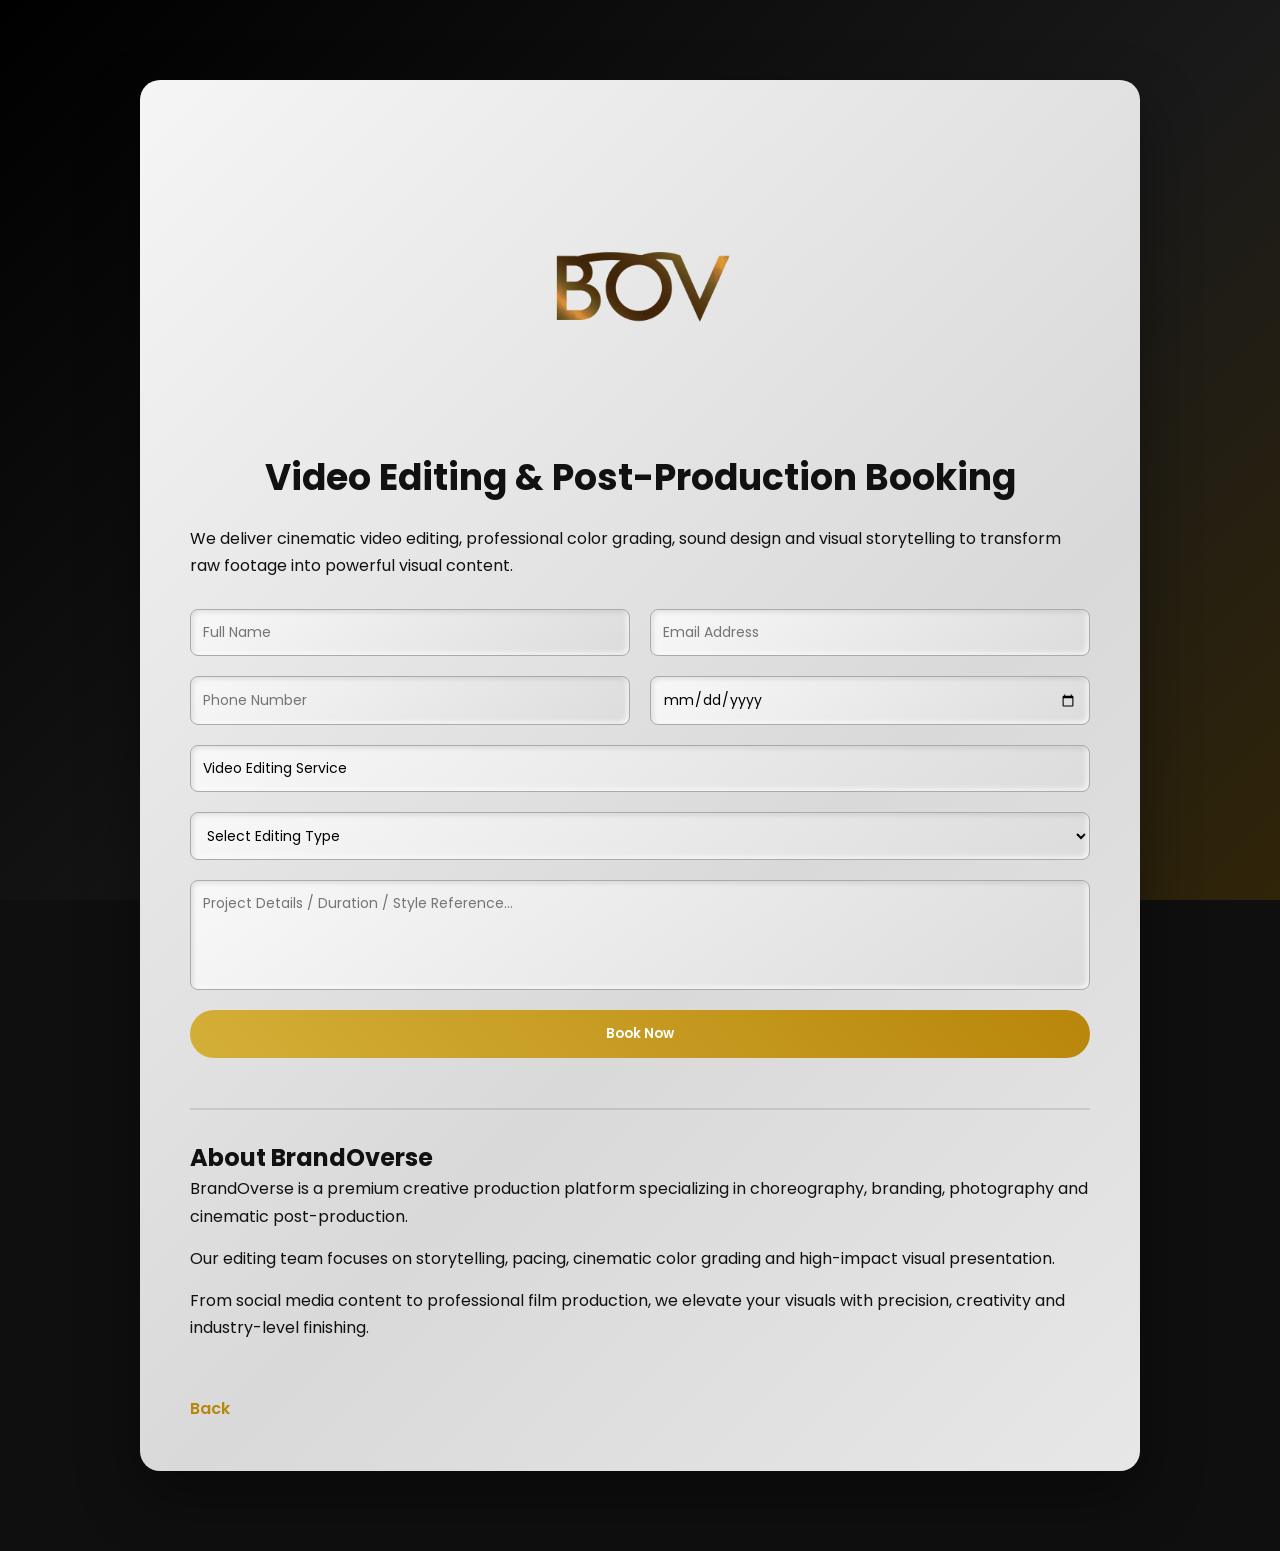
<file: frontend/editing.html>
<!DOCTYPE html>
<html lang="en">
<head>
<meta charset="UTF-8">
<meta name="viewport" content="width=device-width, initial-scale=1.0">
<title>Video Editing Booking - BrandOverse</title>

<link href="https://fonts.googleapis.com/css2?family=Poppins:wght@300;400;600;700&display=swap" rel="stylesheet">

<style>

*{
    margin:0;
    padding:0;
    box-sizing:border-box;
    font-family:'Poppins', sans-serif;
}

body{
    padding:80px 8%;
    color:#111;
    position:relative;
    overflow-x:hidden;
    background:#0f0f0f;
}

/* ===== ULTRA DARK GOLD BACKGROUND ===== */

body::before{
    content:"";
    position:fixed;
    top:0;
    left:0;
    width:100%;
    height:100%;
    background:
        linear-gradient(135deg,
        #000000 0%,
        #1a1a1a 15%,
        #3b2a00 30%,
        #b8860b 50%,
        #3b2a00 70%,
        #1a1a1a 85%,
        #000000 100%);
    background-size:400% 400%;
    animation:darkGoldMove 10s ease infinite;
    z-index:-2;
}

body::after{
    content:"";
    position:fixed;
    top:0;
    left:-100%;
    width:40%;
    height:100%;
    background:linear-gradient(120deg,
        transparent,
        rgba(255,215,0,0.5),
        transparent);
    transform:skewX(-25deg);
    animation:royalShine 7s infinite;
    z-index:-1;
}

@keyframes darkGoldMove{
    0%{ background-position:0% 50%; }
    50%{ background-position:100% 50%; }
    100%{ background-position:0% 50%; }
}

@keyframes royalShine{
    0%{ left:-100%; }
    100%{ left:150%; }
}

/* ===== CONTAINER SILVER ===== */

.container{
    max-width:1000px;
    margin:auto;
    padding:50px;
    border-radius:20px;
    background:linear-gradient(135deg,
        #f5f5f5 0%,
        #d9d9d9 20%,
        #eeeeee 40%,
        #cfcfcf 60%,
        #f2f2f2 80%,
        #d0d0d0 100%);
    background-size:300% 300%;
    animation:silverMove 8s ease infinite;
    box-shadow:0 25px 60px rgba(0,0,0,0.4);
}

@keyframes silverMove{
    0%{ background-position:0% 50%; }
    50%{ background-position:100% 50%; }
    100%{ background-position:0% 50%; }
}

/* ===== LOGO ===== */

.logo{
    text-align:center;
    margin-bottom:0px;
}

.logo img{
    width:320px;
    max-width:100%;
    display:block;
    margin:0 auto;
}

/* ===== TEXT ===== */

h1{
    font-size:36px;
    margin-bottom:20px;
    text-align:center;
}

p{
    line-height:1.7;
    margin-bottom:15px;
}

/* ===== FORM ===== */

form{
    display:grid;
    grid-template-columns:1fr 1fr;
    gap:20px;
    margin-top:30px;
}

form input,
form select,
form textarea{
    padding:12px;
    border-radius:8px;
    border:1px solid #aaa;
    background:linear-gradient(145deg,#f8f8f8,#dcdcdc);
    box-shadow:inset 2px 2px 5px rgba(0,0,0,0.1),
               inset -2px -2px 5px rgba(255,255,255,0.8);
    outline:none;
    font-size:14px;
}

form textarea{
    grid-column:1/3;
    resize:none;
}

.full{
    grid-column:1/3;
}

button{
    padding:14px;
    border:none;
    border-radius:50px;
    background:linear-gradient(45deg,#d4af37,#b8860b);
    color:white;
    font-weight:600;
    cursor:pointer;
    transition:0.3s;
}

button:hover{
    transform:scale(1.05);
}

.success-message{
    margin-top:20px;
    color:green;
    font-weight:600;
    display:none;
}

.brand-details{
    margin-top:50px;
    padding-top:30px;
    border-top:2px solid rgba(0,0,0,0.1);
}

.back-btn{
    display:inline-block;
    margin-top:40px;
    text-decoration:none;
    color:#b8860b;
    font-weight:600;
}

@media(max-width:768px){
    form{
        grid-template-columns:1fr;
    }
    .full{
        grid-column:1/2;
    }
    form textarea{
        grid-column:1/2;
    }
}

</style>
</head>

<body>

<div class="container">

    <div class="logo">
        <img src="images/bov-logo.png" alt="BrandOverse Logo">
    </div>

    <h1>Video Editing & Post-Production Booking</h1>

    <p>
    We deliver cinematic video editing, professional color grading, sound design and visual storytelling to transform raw footage into powerful visual content.
    </p>

    <form id="bookingForm">

        <input type="text" placeholder="Full Name" required>
        <input type="email" placeholder="Email Address" required>

        <input type="tel" placeholder="Phone Number" required>
        <input type="date" required>

        <input type="text" value="Video Editing Service" readonly class="full">

        <select required class="full">
            <option value="">Select Editing Type</option>
            <option>YouTube Video Editing</option>
            <option>Short Film Editing</option>
            <option>Wedding Highlight Edit</option>
            <option>Music Video Editing</option>
            <option>Commercial / Ad Edit</option>
            <option>Color Grading Only</option>
            <option>Instagram / Reel Editing</option>
        </select>

        <textarea rows="4" placeholder="Project Details / Duration / Style Reference..." class="full"></textarea>

        <button type="submit" class="full">Book Now</button>

    </form>

    <div class="success-message" id="successMessage">
        ✅ Your Video Editing booking has been submitted successfully!
    </div>

    <div class="brand-details">
        <h2>About BrandOverse</h2>
        <p>
        BrandOverse is a premium creative production platform specializing in choreography, branding, photography and cinematic post-production.
        </p>
        <p>
        Our editing team focuses on storytelling, pacing, cinematic color grading and high-impact visual presentation.
        </p>
        <p>
        From social media content to professional film production, we elevate your visuals with precision, creativity and industry-level finishing.
        </p>
    </div>

    <a href="index.html" class="back-btn" onclick="sessionStorage.setItem('skipIntro', '1'); if (window.history.length > 1) { event.preventDefault(); history.back(); }">Back</a>

</div>

<script>
document.getElementById("bookingForm").addEventListener("submit", function(e){
    e.preventDefault();
    document.getElementById("successMessage").style.display = "block";
    this.reset();
});
</script>

</body>
</html>
</file>
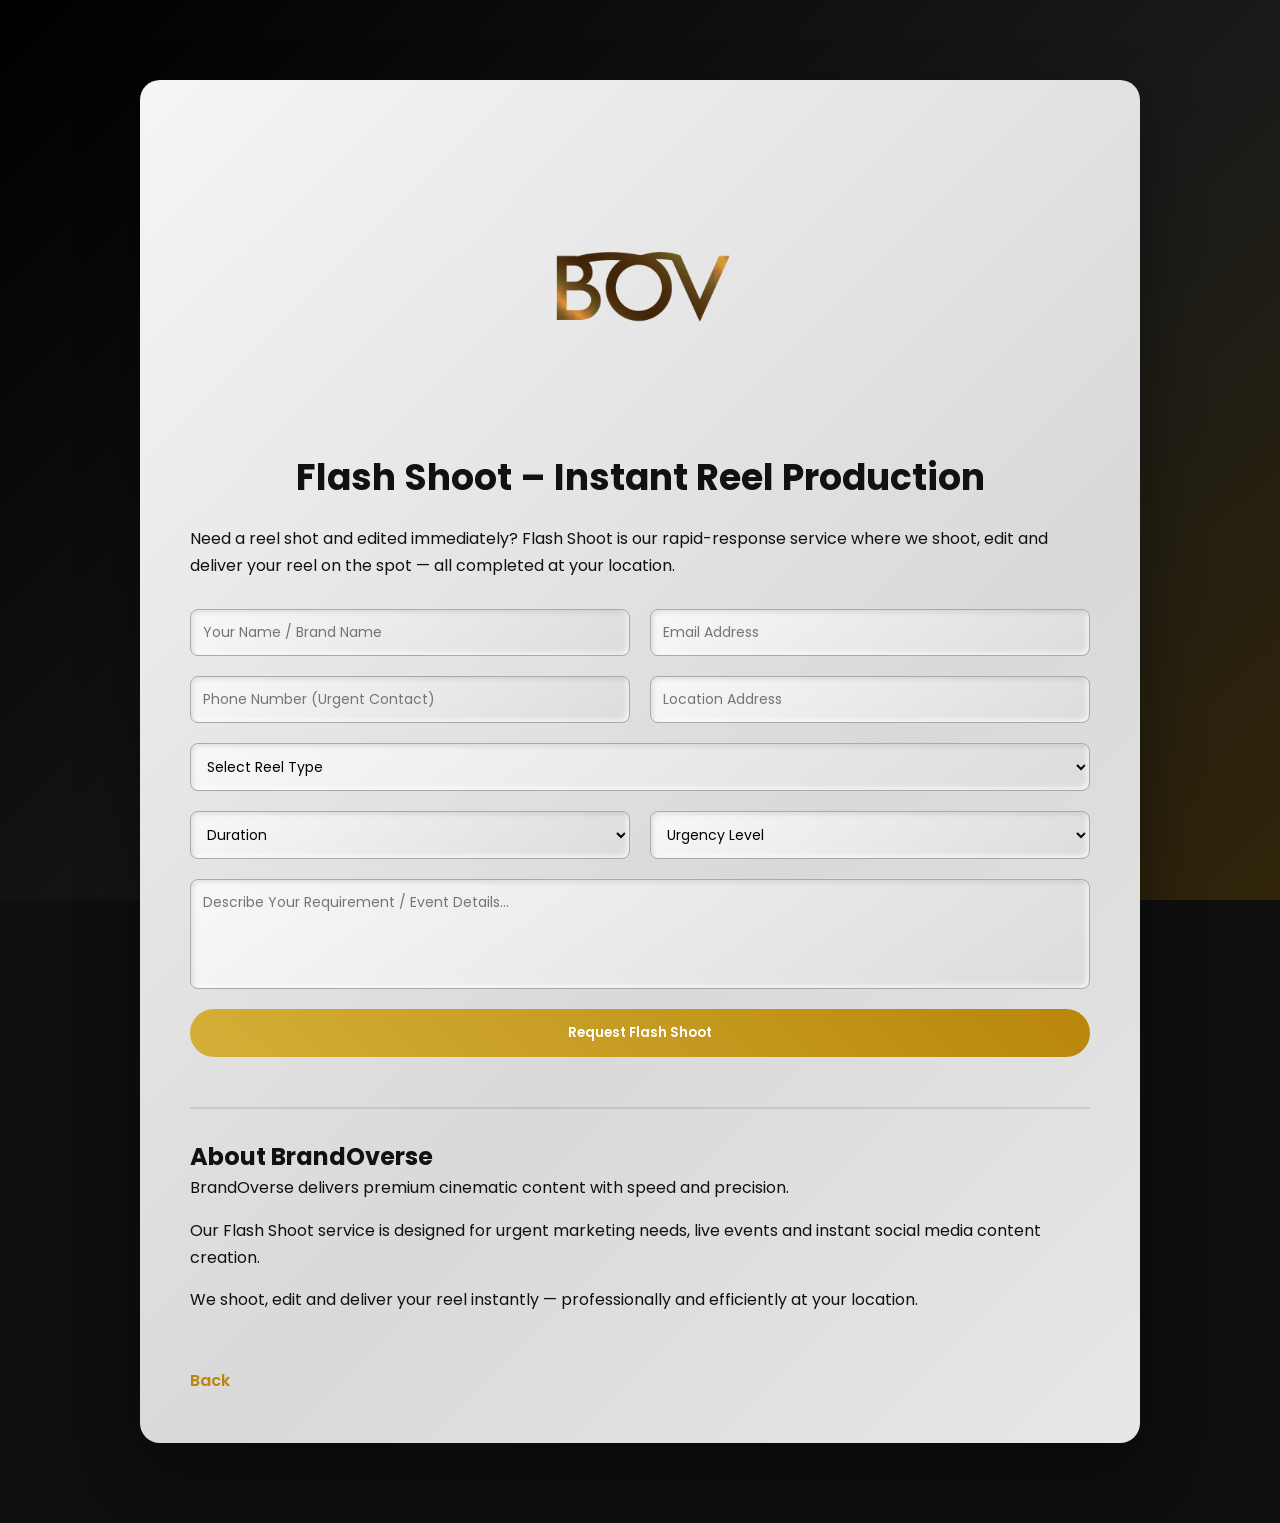
<file: frontend/flashshoot.html>
<!DOCTYPE html>
<html lang="en">
<head>
<meta charset="UTF-8">
<meta name="viewport" content="width=device-width, initial-scale=1.0">
<title>Flash Shoot Booking - BrandOverse</title>

<link href="https://fonts.googleapis.com/css2?family=Poppins:wght@300;400;600;700&display=swap" rel="stylesheet">

<style>

*{
    margin:0;
    padding:0;
    box-sizing:border-box;
    font-family:'Poppins', sans-serif;
}

body{
    padding:80px 8%;
    color:#111;
    position:relative;
    overflow-x:hidden;
    background:#0f0f0f;
}

/* ===== ULTRA DARK GOLD BACKGROUND ===== */

body::before{
    content:"";
    position:fixed;
    top:0;
    left:0;
    width:100%;
    height:100%;
    background:
        linear-gradient(135deg,
        #000000 0%,
        #1a1a1a 15%,
        #3b2a00 30%,
        #b8860b 50%,
        #3b2a00 70%,
        #1a1a1a 85%,
        #000000 100%);
    background-size:400% 400%;
    animation:darkGoldMove 10s ease infinite;
    z-index:-2;
}

body::after{
    content:"";
    position:fixed;
    top:0;
    left:-100%;
    width:40%;
    height:100%;
    background:linear-gradient(120deg,
        transparent,
        rgba(255,215,0,0.5),
        transparent);
    transform:skewX(-25deg);
    animation:royalShine 7s infinite;
    z-index:-1;
}

@keyframes darkGoldMove{
    0%{ background-position:0% 50%; }
    50%{ background-position:100% 50%; }
    100%{ background-position:0% 50%; }
}

@keyframes royalShine{
    0%{ left:-100%; }
    100%{ left:150%; }
}

/* ===== CONTAINER SILVER ===== */

.container{
    max-width:1000px;
    margin:auto;
    padding:50px;
    border-radius:20px;
    background:linear-gradient(135deg,
        #f5f5f5 0%,
        #d9d9d9 20%,
        #eeeeee 40%,
        #cfcfcf 60%,
        #f2f2f2 80%,
        #d0d0d0 100%);
    background-size:300% 300%;
    animation:silverMove 8s ease infinite;
    box-shadow:0 25px 60px rgba(0,0,0,0.4);
}

@keyframes silverMove{
    0%{ background-position:0% 50%; }
    50%{ background-position:100% 50%; }
    100%{ background-position:0% 50%; }
}

/* ===== LOGO ===== */

.logo{
    text-align:center;
    margin-bottom:0px;
}

.logo img{
    width:320px;
    max-width:100%;
    display:block;
    margin:0 auto;
}

/* ===== TEXT ===== */

h1{
    font-size:36px;
    margin-bottom:20px;
    text-align:center;
}

p{
    line-height:1.7;
    margin-bottom:15px;
}

/* ===== FORM ===== */

form{
    display:grid;
    grid-template-columns:1fr 1fr;
    gap:20px;
    margin-top:30px;
}

form input,
form select,
form textarea{
    padding:12px;
    border-radius:8px;
    border:1px solid #aaa;
    background:linear-gradient(145deg,#f8f8f8,#dcdcdc);
    box-shadow:inset 2px 2px 5px rgba(0,0,0,0.1),
               inset -2px -2px 5px rgba(255,255,255,0.8);
    outline:none;
    font-size:14px;
}

form textarea{
    grid-column:1/3;
    resize:none;
}

.full{
    grid-column:1/3;
}

button{
    padding:14px;
    border:none;
    border-radius:50px;
    background:linear-gradient(45deg,#d4af37,#b8860b);
    color:white;
    font-weight:600;
    cursor:pointer;
    transition:0.3s;
}

button:hover{
    transform:scale(1.05);
}

.success-message{
    margin-top:20px;
    color:green;
    font-weight:600;
    display:none;
}

.brand-details{
    margin-top:50px;
    padding-top:30px;
    border-top:2px solid rgba(0,0,0,0.1);
}

.back-btn{
    display:inline-block;
    margin-top:40px;
    text-decoration:none;
    color:#b8860b;
    font-weight:600;
}

@media(max-width:768px){
    form{
        grid-template-columns:1fr;
    }
    .full{
        grid-column:1/2;
    }
    form textarea{
        grid-column:1/2;
    }
}

</style>
</head>

<body>

<div class="container">

    <div class="logo">
        <img src="images/bov-logo.png" alt="BrandOverse Logo">
    </div>

    <h1>Flash Shoot – Instant Reel Production</h1>

    <p>
    Need a reel shot and edited immediately?  
    Flash Shoot is our rapid-response service where we shoot, edit and deliver
    your reel on the spot — all completed at your location.
    </p>

    <form id="bookingForm">

        <input type="text" placeholder="Your Name / Brand Name" required>
        <input type="email" placeholder="Email Address" required>

        <input type="tel" placeholder="Phone Number (Urgent Contact)" required>
        <input type="text" placeholder="Location Address" required>

        <select required class="full">
            <option value="">Select Reel Type</option>
            <option>Business Promotion Reel</option>
            <option>Event Highlight Reel</option>
            <option>Personal Branding Reel</option>
            <option>Product Reel</option>
            <option>Trend / Viral Reel</option>
        </select>

        <select required>
            <option value="">Duration</option>
            <option>15 Seconds</option>
            <option>30 Seconds</option>
            <option>45 Seconds</option>
            <option>60 Seconds</option>
        </select>

        <select required>
            <option value="">Urgency Level</option>
            <option>Within 2 Hours</option>
            <option>Same Day</option>
            <option>Immediate (On Arrival)</option>
        </select>

        <textarea rows="4" placeholder="Describe Your Requirement / Event Details..." class="full"></textarea>

        <button type="submit" class="full">Request Flash Shoot</button>

    </form>

    <div class="success-message" id="successMessage">
        ⚡ Your Flash Shoot request has been submitted successfully!
    </div>

    <div class="brand-details">
        <h2>About BrandOverse</h2>
        <p>
        BrandOverse delivers premium cinematic content with speed and precision.
        </p>
        <p>
        Our Flash Shoot service is designed for urgent marketing needs,
        live events and instant social media content creation.
        </p>
        <p>
        We shoot, edit and deliver your reel instantly — professionally
        and efficiently at your location.
        </p>
    </div>

    <a href="index.html" class="back-btn" onclick="sessionStorage.setItem('skipIntro', '1'); if (window.history.length > 1) { event.preventDefault(); history.back(); }">Back</a>

</div>

<script>
document.getElementById("bookingForm").addEventListener("submit", function(e){
    e.preventDefault();
    document.getElementById("successMessage").style.display = "block";
    this.reset();
});
</script>

</body>
</html>
</file>
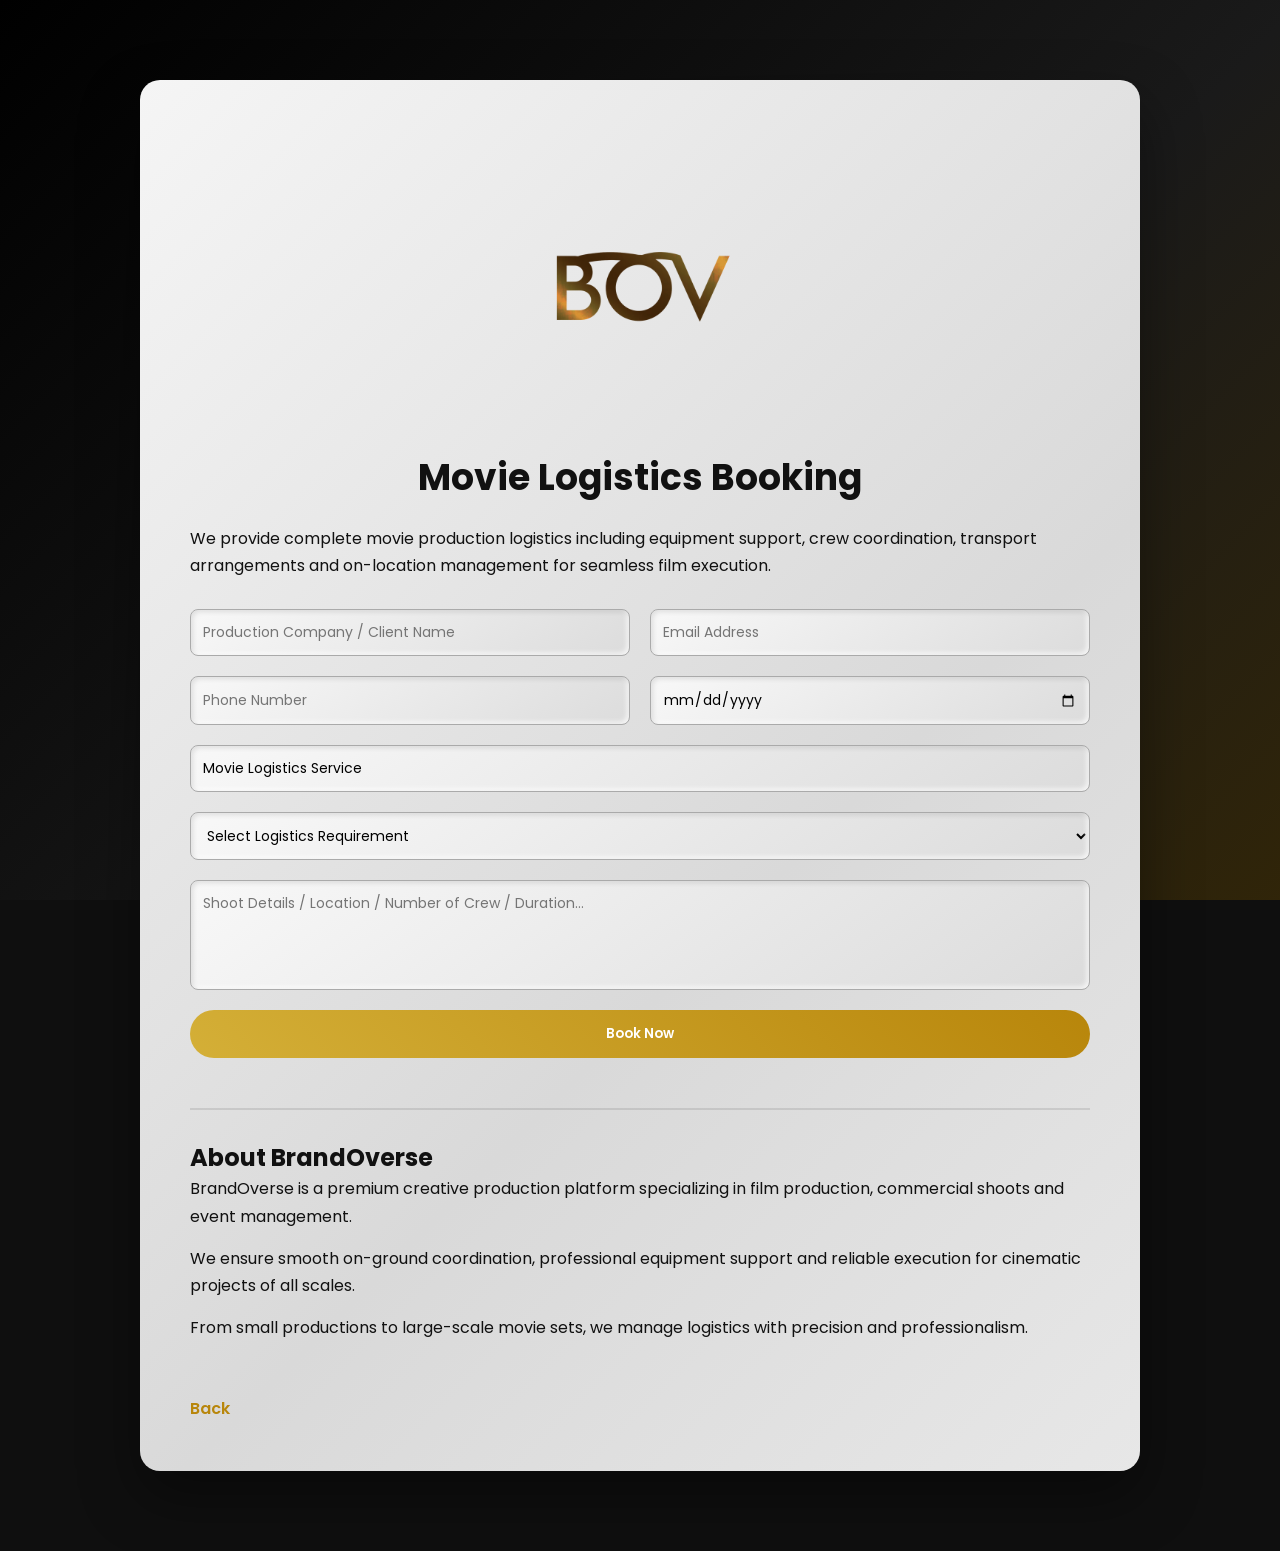
<file: frontend/logistics.html>
<!DOCTYPE html>
<html lang="en">
<head>
<meta charset="UTF-8">
<meta name="viewport" content="width=device-width, initial-scale=1.0">
<title>Movie Logistics Booking - BrandOverse</title>

<link href="https://fonts.googleapis.com/css2?family=Poppins:wght@300;400;600;700&display=swap" rel="stylesheet">

<style>

*{
    margin:0;
    padding:0;
    box-sizing:border-box;
    font-family:'Poppins', sans-serif;
}

body{
    padding:80px 8%;
    color:#111;
    position:relative;
    overflow-x:hidden;
    background:#0f0f0f;
}

/* ===== ULTRA DARK GOLD BACKGROUND ===== */

body::before{
    content:"";
    position:fixed;
    top:0;
    left:0;
    width:100%;
    height:100%;
    background:
        linear-gradient(135deg,
        #000000 0%,
        #1a1a1a 15%,
        #3b2a00 30%,
        #b8860b 50%,
        #3b2a00 70%,
        #1a1a1a 85%,
        #000000 100%);
    background-size:400% 400%;
    animation:darkGoldMove 10s ease infinite;
    z-index:-2;
}

body::after{
    content:"";
    position:fixed;
    top:0;
    left:-100%;
    width:40%;
    height:100%;
    background:linear-gradient(120deg,
        transparent,
        rgba(255,215,0,0.5),
        transparent);
    transform:skewX(-25deg);
    animation:royalShine 7s infinite;
    z-index:-1;
}

@keyframes darkGoldMove{
    0%{ background-position:0% 50%; }
    50%{ background-position:100% 50%; }
    100%{ background-position:0% 50%; }
}

@keyframes royalShine{
    0%{ left:-100%; }
    100%{ left:150%; }
}

/* ===== CONTAINER SILVER ===== */

.container{
    max-width:1000px;
    margin:auto;
    padding:50px;
    border-radius:20px;
    background:linear-gradient(135deg,
        #f5f5f5 0%,
        #d9d9d9 20%,
        #eeeeee 40%,
        #cfcfcf 60%,
        #f2f2f2 80%,
        #d0d0d0 100%);
    background-size:300% 300%;
    animation:silverMove 8s ease infinite;
    box-shadow:0 25px 60px rgba(0,0,0,0.4);
}

@keyframes silverMove{
    0%{ background-position:0% 50%; }
    50%{ background-position:100% 50%; }
    100%{ background-position:0% 50%; }
}

/* ===== LOGO ===== */

.logo{
    text-align:center;
    margin-bottom:0px;
}

.logo img{
    width:320px;
    max-width:100%;
    display:block;
    margin:0 auto;
}

/* ===== TEXT ===== */

h1{
    font-size:36px;
    margin-bottom:20px;
    text-align:center;
}

p{
    line-height:1.7;
    margin-bottom:15px;
}

/* ===== FORM ===== */

form{
    display:grid;
    grid-template-columns:1fr 1fr;
    gap:20px;
    margin-top:30px;
}

form input,
form select,
form textarea{
    padding:12px;
    border-radius:8px;
    border:1px solid #aaa;
    background:linear-gradient(145deg,#f8f8f8,#dcdcdc);
    box-shadow:inset 2px 2px 5px rgba(0,0,0,0.1),
               inset -2px -2px 5px rgba(255,255,255,0.8);
    outline:none;
    font-size:14px;
}

form textarea{
    grid-column:1/3;
    resize:none;
}

.full{
    grid-column:1/3;
}

button{
    padding:14px;
    border:none;
    border-radius:50px;
    background:linear-gradient(45deg,#d4af37,#b8860b);
    color:white;
    font-weight:600;
    cursor:pointer;
    transition:0.3s;
}

button:hover{
    transform:scale(1.05);
}

.success-message{
    margin-top:20px;
    color:green;
    font-weight:600;
    display:none;
}

.brand-details{
    margin-top:50px;
    padding-top:30px;
    border-top:2px solid rgba(0,0,0,0.1);
}

.back-btn{
    display:inline-block;
    margin-top:40px;
    text-decoration:none;
    color:#b8860b;
    font-weight:600;
}

@media(max-width:768px){
    form{
        grid-template-columns:1fr;
    }
    .full{
        grid-column:1/2;
    }
    form textarea{
        grid-column:1/2;
    }
}

</style>
</head>

<body>

<div class="container">

    <div class="logo">
        <img src="images/bov-logo.png" alt="BrandOverse Logo">
    </div>

    <h1>Movie Logistics Booking</h1>

    <p>
    We provide complete movie production logistics including equipment support,
    crew coordination, transport arrangements and on-location management
    for seamless film execution.
    </p>

    <form id="bookingForm">

        <input type="text" placeholder="Production Company / Client Name" required>
        <input type="email" placeholder="Email Address" required>

        <input type="tel" placeholder="Phone Number" required>
        <input type="date" required>

        <input type="text" value="Movie Logistics Service" readonly class="full">

        <select required class="full">
            <option value="">Select Logistics Requirement</option>
            <option>Equipment & Camera Setup</option>
            <option>Lighting & Technical Crew</option>
            <option>Transportation & Vehicle Management</option>
            <option>Location Coordination</option>
            <option>Full Production Logistics Support</option>
        </select>

        <textarea rows="4" placeholder="Shoot Details / Location / Number of Crew / Duration..." class="full"></textarea>

        <button type="submit" class="full">Book Now</button>

    </form>

    <div class="success-message" id="successMessage">
        ✅ Your Movie Logistics booking has been submitted successfully!
    </div>

    <div class="brand-details">
        <h2>About BrandOverse</h2>
        <p>
        BrandOverse is a premium creative production platform specializing in
        film production, commercial shoots and event management.
        </p>
        <p>
        We ensure smooth on-ground coordination, professional equipment support
        and reliable execution for cinematic projects of all scales.
        </p>
        <p>
        From small productions to large-scale movie sets, we manage logistics
        with precision and professionalism.
        </p>
    </div>

    <a href="index.html" class="back-btn" onclick="sessionStorage.setItem('skipIntro', '1'); if (window.history.length > 1) { event.preventDefault(); history.back(); }">Back</a>

</div>

<script>
document.getElementById("bookingForm").addEventListener("submit", function(e){
    e.preventDefault();
    document.getElementById("successMessage").style.display = "block";
    this.reset();
});
</script>

</body>
</html>
</file>
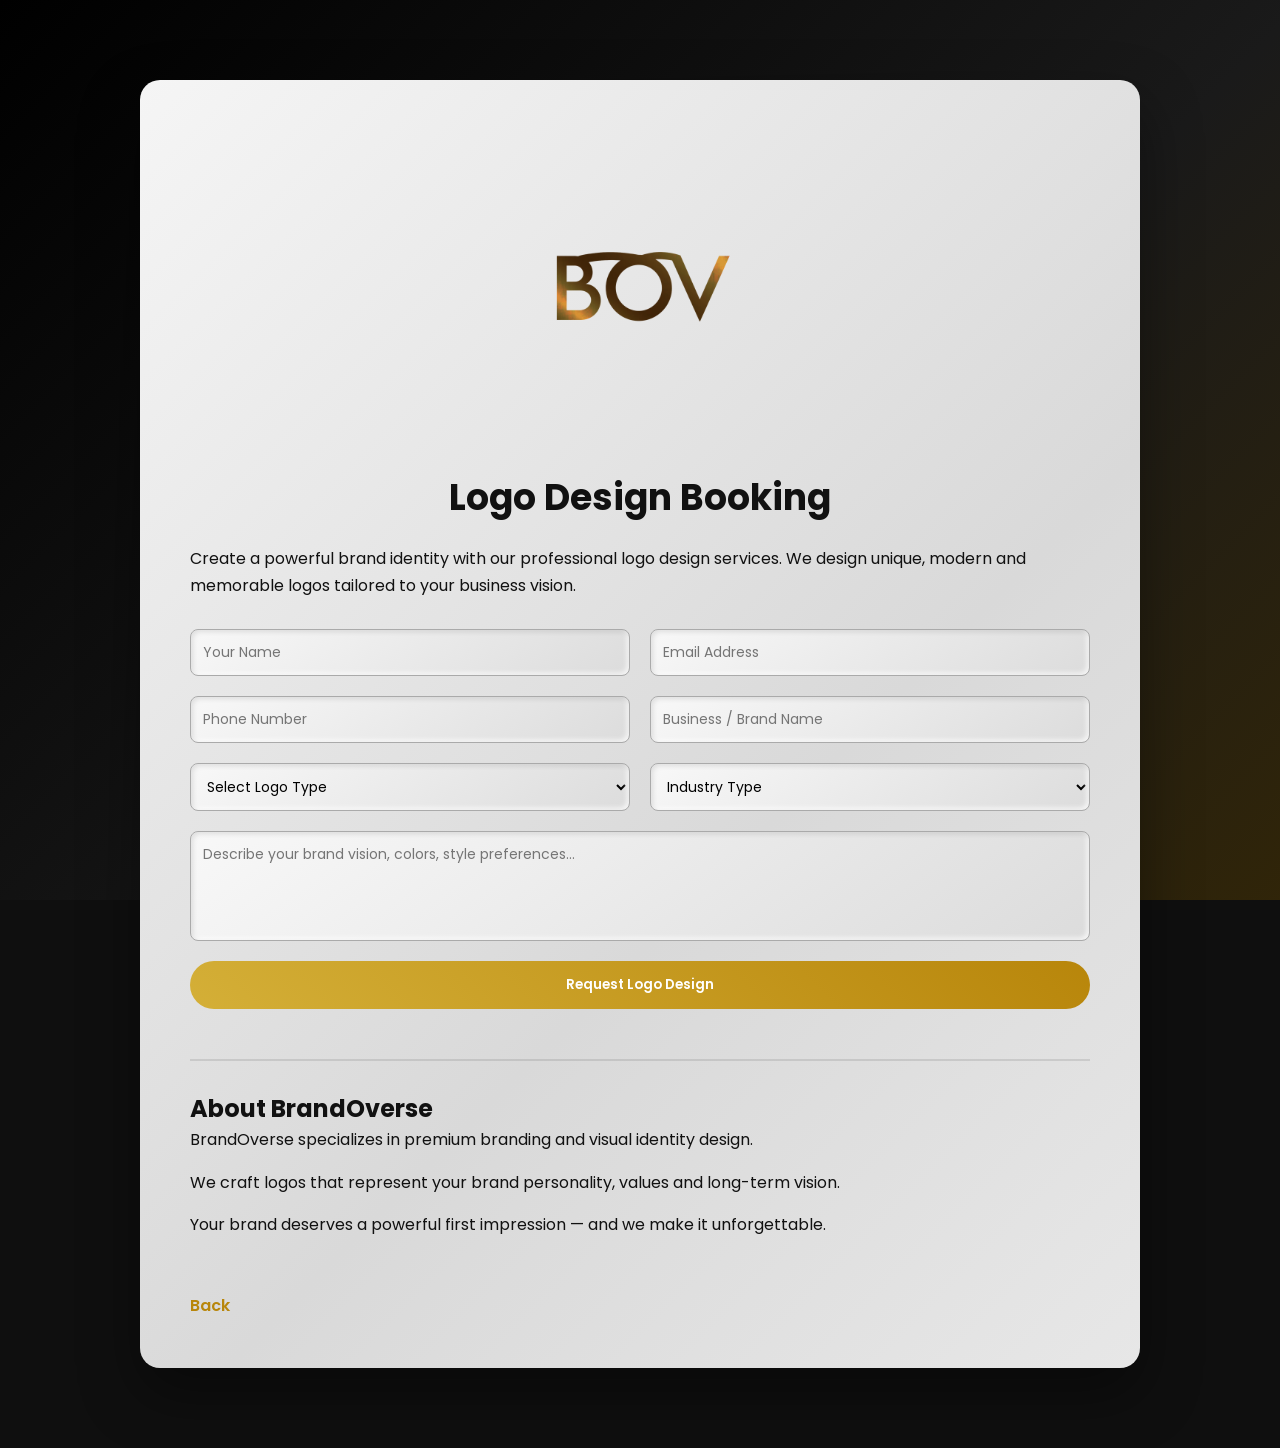
<file: frontend/logo.html>
<!DOCTYPE html>
<html lang="en">
<head>
<meta charset="UTF-8">
<meta name="viewport" content="width=device-width, initial-scale=1.0">
<title>Logo Design Booking - BrandOverse</title>

<link href="https://fonts.googleapis.com/css2?family=Poppins:wght@300;400;600;700&display=swap" rel="stylesheet">

<style>

*{
    margin:0;
    padding:0;
    box-sizing:border-box;
    font-family:'Poppins', sans-serif;
}

body{
    padding:80px 8%;
    color:#111;
    position:relative;
    overflow-x:hidden;
    background:#0f0f0f;
}

/* ===== ULTRA DARK GOLD BACKGROUND ===== */

body::before{
    content:"";
    position:fixed;
    top:0;
    left:0;
    width:100%;
    height:100%;
    background:
        linear-gradient(135deg,
        #000000 0%,
        #1a1a1a 15%,
        #3b2a00 30%,
        #b8860b 50%,
        #3b2a00 70%,
        #1a1a1a 85%,
        #000000 100%);
    background-size:400% 400%;
    animation:darkGoldMove 10s ease infinite;
    z-index:-2;
}

body::after{
    content:"";
    position:fixed;
    top:0;
    left:-100%;
    width:40%;
    height:100%;
    background:linear-gradient(120deg,
        transparent,
        rgba(255,215,0,0.5),
        transparent);
    transform:skewX(-25deg);
    animation:royalShine 7s infinite;
    z-index:-1;
}

@keyframes darkGoldMove{
    0%{ background-position:0% 50%; }
    50%{ background-position:100% 50%; }
    100%{ background-position:0% 50%; }
}

@keyframes royalShine{
    0%{ left:-100%; }
    100%{ left:150%; }
}

/* ===== CONTAINER SILVER ===== */

.container{
    max-width:1000px;
    margin:auto;
    padding:50px;
    border-radius:20px;
    background:linear-gradient(135deg,
        #f5f5f5 0%,
        #d9d9d9 20%,
        #eeeeee 40%,
        #cfcfcf 60%,
        #f2f2f2 80%,
        #d0d0d0 100%);
    background-size:300% 300%;
    animation:silverMove 8s ease infinite;
    box-shadow:0 25px 60px rgba(0,0,0,0.4);
}

@keyframes silverMove{
    0%{ background-position:0% 50%; }
    50%{ background-position:100% 50%; }
    100%{ background-position:0% 50%; }
}

/* ===== LOGO ===== */

.logo{
    text-align:center;
}

.logo img{
    width:320px;
    max-width:100%;
    display:block;
    margin:0 auto;
}

/* ===== TEXT ===== */

h1{
    font-size:36px;
    margin:20px 0;
    text-align:center;
}

p{
    line-height:1.7;
    margin-bottom:15px;
}

/* ===== FORM ===== */

form{
    display:grid;
    grid-template-columns:1fr 1fr;
    gap:20px;
    margin-top:30px;
}

form input,
form select,
form textarea{
    padding:12px;
    border-radius:8px;
    border:1px solid #aaa;
    background:linear-gradient(145deg,#f8f8f8,#dcdcdc);
    box-shadow:inset 2px 2px 5px rgba(0,0,0,0.1),
               inset -2px -2px 5px rgba(255,255,255,0.8);
    outline:none;
    font-size:14px;
}

form textarea{
    grid-column:1/3;
    resize:none;
}

.full{
    grid-column:1/3;
}

button{
    padding:14px;
    border:none;
    border-radius:50px;
    background:linear-gradient(45deg,#d4af37,#b8860b);
    color:white;
    font-weight:600;
    cursor:pointer;
    transition:0.3s;
}

button:hover{
    transform:scale(1.05);
}

.success-message{
    margin-top:20px;
    color:green;
    font-weight:600;
    display:none;
}

.brand-details{
    margin-top:50px;
    padding-top:30px;
    border-top:2px solid rgba(0,0,0,0.1);
}

.back-btn{
    display:inline-block;
    margin-top:40px;
    text-decoration:none;
    color:#b8860b;
    font-weight:600;
}

@media(max-width:768px){
    form{
        grid-template-columns:1fr;
    }
    .full{
        grid-column:1/2;
    }
    form textarea{
        grid-column:1/2;
    }
}

</style>
</head>

<body>

<div class="container">

    <div class="logo">
        <img src="images/bov-logo.png" alt="BrandOverse Logo">
    </div>

    <h1>Logo Design Booking</h1>

    <p>
    Create a powerful brand identity with our professional logo design services.
    We design unique, modern and memorable logos tailored to your business vision.
    </p>

    <form id="bookingForm">

        <input type="text" placeholder="Your Name" required>
        <input type="email" placeholder="Email Address" required>

        <input type="tel" placeholder="Phone Number" required>
        <input type="text" placeholder="Business / Brand Name" required>

        <select required>
            <option value="">Select Logo Type</option>
            <option>Minimal Logo</option>
            <option>Luxury Logo</option>
            <option>Modern Logo</option>
            <option>Signature Logo</option>
            <option>Icon + Text Logo</option>
        </select>

        <select required>
            <option value="">Industry Type</option>
            <option>Fashion</option>
            <option>Photography</option>
            <option>Food & Beverage</option>
            <option>Corporate</option>
            <option>Personal Brand</option>
        </select>

        <textarea rows="4" placeholder="Describe your brand vision, colors, style preferences..." class="full"></textarea>

        <button type="submit" class="full">Request Logo Design</button>

    </form>

    <div class="success-message" id="successMessage">
        🎨 Your Logo Design request has been submitted successfully!
    </div>

    <div class="brand-details">
        <h2>About BrandOverse</h2>
        <p>
        BrandOverse specializes in premium branding and visual identity design.
        </p>
        <p>
        We craft logos that represent your brand personality,
        values and long-term vision.
        </p>
        <p>
        Your brand deserves a powerful first impression — and we make it unforgettable.
        </p>
    </div>

    <a href="index.html" class="back-btn" onclick="sessionStorage.setItem('skipIntro', '1'); if (window.history.length > 1) { event.preventDefault(); history.back(); }">Back</a>

</div>

<script>
document.getElementById("bookingForm").addEventListener("submit", function(e){
    e.preventDefault();
    document.getElementById("successMessage").style.display = "block";
    this.reset();
});
</script>

</body>
</html>
</file>
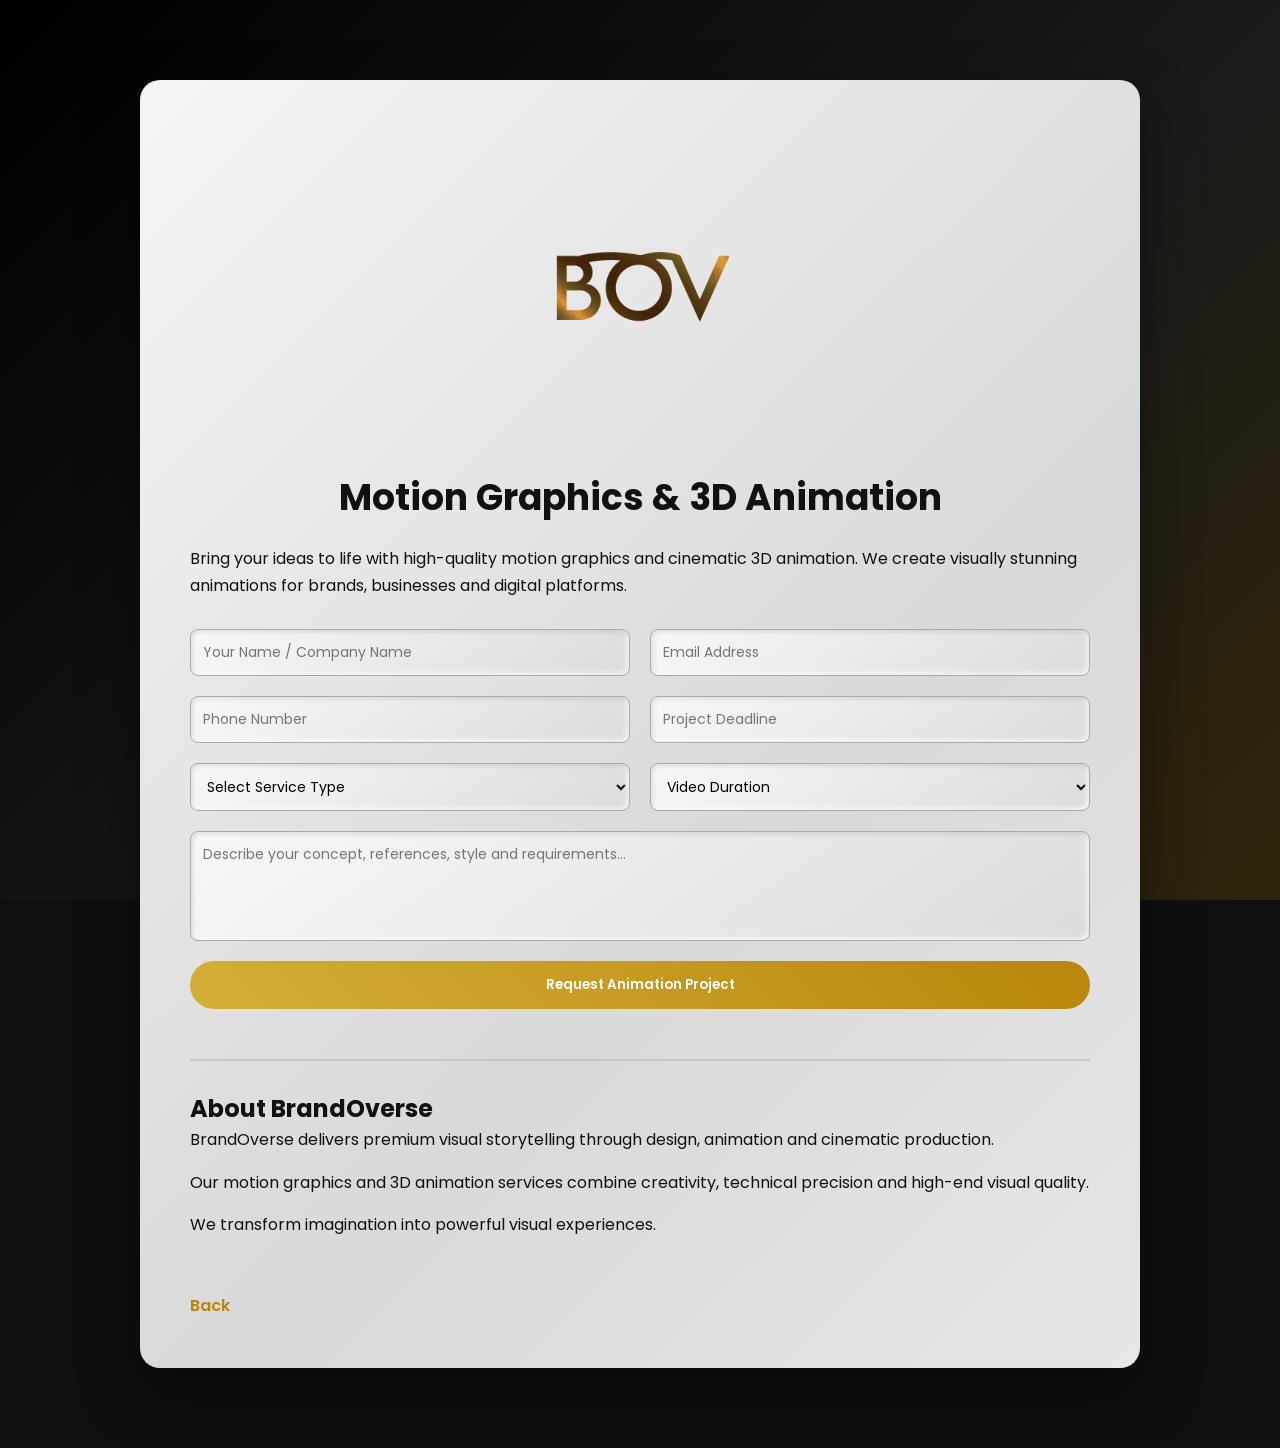
<file: frontend/motion.html>
<!DOCTYPE html>
<html lang="en">
<head>
<meta charset="UTF-8">
<meta name="viewport" content="width=device-width, initial-scale=1.0">
<title>Motion Graphics & 3D Animation - BrandOverse</title>

<link href="https://fonts.googleapis.com/css2?family=Poppins:wght@300;400;600;700&display=swap" rel="stylesheet">

<style>

*{
    margin:0;
    padding:0;
    box-sizing:border-box;
    font-family:'Poppins', sans-serif;
}

body{
    padding:80px 8%;
    color:#111;
    position:relative;
    overflow-x:hidden;
    background:#0f0f0f;
}

/* ===== ULTRA DARK GOLD BACKGROUND ===== */

body::before{
    content:"";
    position:fixed;
    top:0;
    left:0;
    width:100%;
    height:100%;
    background:
        linear-gradient(135deg,
        #000000 0%,
        #1a1a1a 15%,
        #3b2a00 30%,
        #b8860b 50%,
        #3b2a00 70%,
        #1a1a1a 85%,
        #000000 100%);
    background-size:400% 400%;
    animation:darkGoldMove 10s ease infinite;
    z-index:-2;
}

body::after{
    content:"";
    position:fixed;
    top:0;
    left:-100%;
    width:40%;
    height:100%;
    background:linear-gradient(120deg,
        transparent,
        rgba(255,215,0,0.5),
        transparent);
    transform:skewX(-25deg);
    animation:royalShine 7s infinite;
    z-index:-1;
}

@keyframes darkGoldMove{
    0%{ background-position:0% 50%; }
    50%{ background-position:100% 50%; }
    100%{ background-position:0% 50%; }
}

@keyframes royalShine{
    0%{ left:-100%; }
    100%{ left:150%; }
}

/* ===== CONTAINER ===== */

.container{
    max-width:1000px;
    margin:auto;
    padding:50px;
    border-radius:20px;
    background:linear-gradient(135deg,
        #f5f5f5 0%,
        #d9d9d9 20%,
        #eeeeee 40%,
        #cfcfcf 60%,
        #f2f2f2 80%,
        #d0d0d0 100%);
    background-size:300% 300%;
    animation:silverMove 8s ease infinite;
    box-shadow:0 25px 60px rgba(0,0,0,0.4);
}

@keyframes silverMove{
    0%{ background-position:0% 50%; }
    50%{ background-position:100% 50%; }
    100%{ background-position:0% 50%; }
}

/* ===== LOGO ===== */

.logo{
    text-align:center;
}

.logo img{
    width:320px;
    max-width:100%;
    display:block;
    margin:0 auto;
}

/* ===== TEXT ===== */

h1{
    font-size:36px;
    margin:20px 0;
    text-align:center;
}

p{
    line-height:1.7;
    margin-bottom:15px;
}

/* ===== FORM ===== */

form{
    display:grid;
    grid-template-columns:1fr 1fr;
    gap:20px;
    margin-top:30px;
}

form input,
form select,
form textarea{
    padding:12px;
    border-radius:8px;
    border:1px solid #aaa;
    background:linear-gradient(145deg,#f8f8f8,#dcdcdc);
    box-shadow:inset 2px 2px 5px rgba(0,0,0,0.1),
               inset -2px -2px 5px rgba(255,255,255,0.8);
    outline:none;
    font-size:14px;
}

form textarea{
    grid-column:1/3;
    resize:none;
}

.full{
    grid-column:1/3;
}

button{
    padding:14px;
    border:none;
    border-radius:50px;
    background:linear-gradient(45deg,#d4af37,#b8860b);
    color:white;
    font-weight:600;
    cursor:pointer;
    transition:0.3s;
}

button:hover{
    transform:scale(1.05);
}

.success-message{
    margin-top:20px;
    color:green;
    font-weight:600;
    display:none;
}

.brand-details{
    margin-top:50px;
    padding-top:30px;
    border-top:2px solid rgba(0,0,0,0.1);
}

.back-btn{
    display:inline-block;
    margin-top:40px;
    text-decoration:none;
    color:#b8860b;
    font-weight:600;
}

@media(max-width:768px){
    form{
        grid-template-columns:1fr;
    }
    .full{
        grid-column:1/2;
    }
    form textarea{
        grid-column:1/2;
    }
}

</style>
</head>

<body>

<div class="container">

    <div class="logo">
        <img src="images/bov-logo.png" alt="BrandOverse Logo">
    </div>

    <h1>Motion Graphics & 3D Animation</h1>

    <p>
    Bring your ideas to life with high-quality motion graphics and cinematic 3D animation.
    We create visually stunning animations for brands, businesses and digital platforms.
    </p>

    <form id="bookingForm">

        <input type="text" placeholder="Your Name / Company Name" required>
        <input type="email" placeholder="Email Address" required>

        <input type="tel" placeholder="Phone Number" required>
        <input type="text" placeholder="Project Deadline" required>

        <select required>
            <option value="">Select Service Type</option>
            <option>2D Motion Graphics</option>
            <option>Logo Animation</option>
            <option>3D Product Animation</option>
            <option>3D Character Animation</option>
            <option>Explainer Video Animation</option>
        </select>

        <select required>
            <option value="">Video Duration</option>
            <option>15 - 30 Seconds</option>
            <option>30 - 60 Seconds</option>
            <option>1 - 2 Minutes</option>
            <option>2+ Minutes</option>
        </select>

        <textarea rows="4" placeholder="Describe your concept, references, style and requirements..." class="full"></textarea>

        <button type="submit" class="full">Request Animation Project</button>

    </form>

    <div class="success-message" id="successMessage">
        🎬 Your Motion Graphics / 3D Animation request has been submitted successfully!
    </div>

    <div class="brand-details">
        <h2>About BrandOverse</h2>
        <p>
        BrandOverse delivers premium visual storytelling through design,
        animation and cinematic production.
        </p>
        <p>
        Our motion graphics and 3D animation services combine creativity,
        technical precision and high-end visual quality.
        </p>
        <p>
        We transform imagination into powerful visual experiences.
        </p>
    </div>

    <a href="index.html" class="back-btn" onclick="sessionStorage.setItem('skipIntro', '1'); if (window.history.length > 1) { event.preventDefault(); history.back(); }">Back</a>

</div>

<script>
document.getElementById("bookingForm").addEventListener("submit", function(e){
    e.preventDefault();
    document.getElementById("successMessage").style.display = "block";
    this.reset();
});
</script>

</body>
</html>
</file>
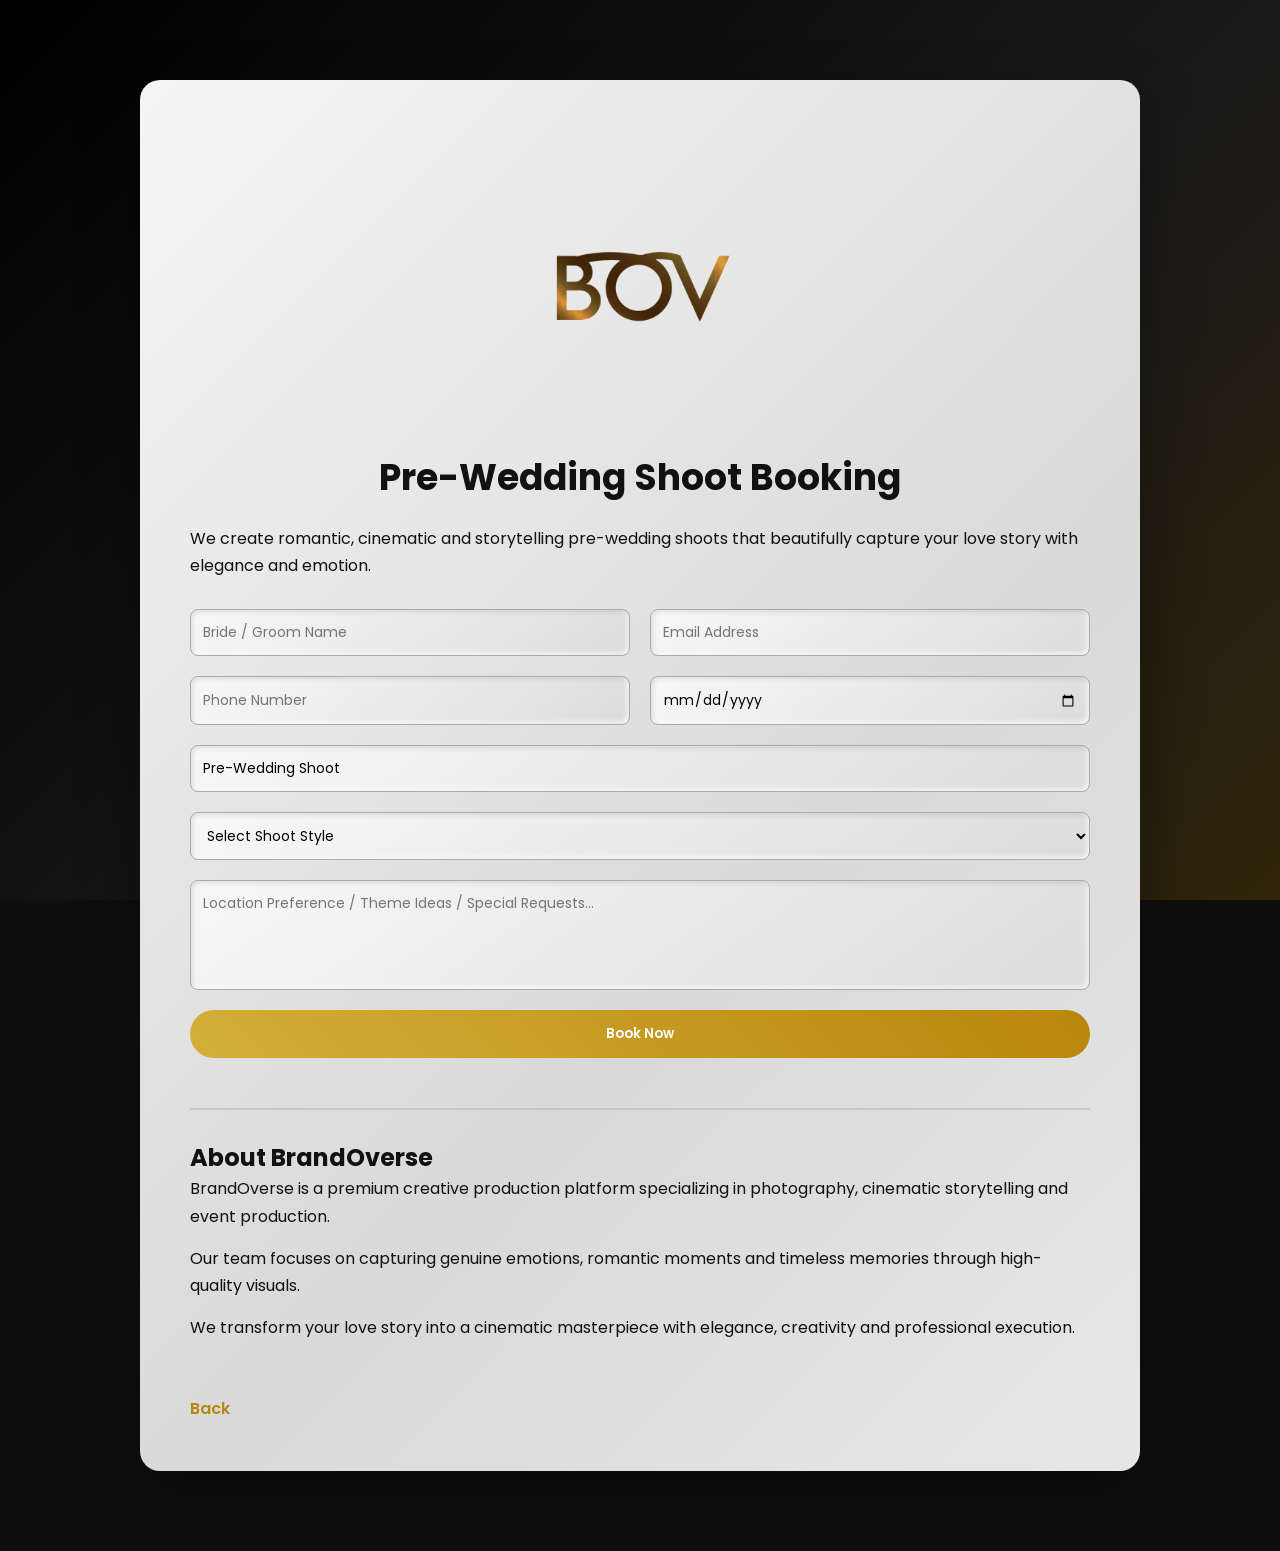
<file: frontend/prewedding.html>
<!DOCTYPE html>
<html lang="en">
<head>
<meta charset="UTF-8">
<meta name="viewport" content="width=device-width, initial-scale=1.0">
<title>Pre-Wedding Shoot Booking - BrandOverse</title>

<link href="https://fonts.googleapis.com/css2?family=Poppins:wght@300;400;600;700&display=swap" rel="stylesheet">

<style>

*{
    margin:0;
    padding:0;
    box-sizing:border-box;
    font-family:'Poppins', sans-serif;
}

body{
    padding:80px 8%;
    color:#111;
    position:relative;
    overflow-x:hidden;
    background:#0f0f0f;
}

/* ===== ULTRA DARK GOLD BACKGROUND ===== */

body::before{
    content:"";
    position:fixed;
    top:0;
    left:0;
    width:100%;
    height:100%;
    background:
        linear-gradient(135deg,
        #000000 0%,
        #1a1a1a 15%,
        #3b2a00 30%,
        #b8860b 50%,
        #3b2a00 70%,
        #1a1a1a 85%,
        #000000 100%);
    background-size:400% 400%;
    animation:darkGoldMove 10s ease infinite;
    z-index:-2;
}

body::after{
    content:"";
    position:fixed;
    top:0;
    left:-100%;
    width:40%;
    height:100%;
    background:linear-gradient(120deg,
        transparent,
        rgba(255,215,0,0.5),
        transparent);
    transform:skewX(-25deg);
    animation:royalShine 7s infinite;
    z-index:-1;
}

@keyframes darkGoldMove{
    0%{ background-position:0% 50%; }
    50%{ background-position:100% 50%; }
    100%{ background-position:0% 50%; }
}

@keyframes royalShine{
    0%{ left:-100%; }
    100%{ left:150%; }
}

/* ===== CONTAINER SILVER ===== */

.container{
    max-width:1000px;
    margin:auto;
    padding:50px;
    border-radius:20px;
    background:linear-gradient(135deg,
        #f5f5f5 0%,
        #d9d9d9 20%,
        #eeeeee 40%,
        #cfcfcf 60%,
        #f2f2f2 80%,
        #d0d0d0 100%);
    background-size:300% 300%;
    animation:silverMove 8s ease infinite;
    box-shadow:0 25px 60px rgba(0,0,0,0.4);
}

@keyframes silverMove{
    0%{ background-position:0% 50%; }
    50%{ background-position:100% 50%; }
    100%{ background-position:0% 50%; }
}

/* ===== LOGO ===== */

.logo{
    text-align:center;
    margin-bottom:0px;
}

.logo img{
    width:320px;
    max-width:100%;
    display:block;
    margin:0 auto;
}

/* ===== TEXT ===== */

h1{
    font-size:36px;
    margin-bottom:20px;
    text-align:center;
}

p{
    line-height:1.7;
    margin-bottom:15px;
}

/* ===== FORM ===== */

form{
    display:grid;
    grid-template-columns:1fr 1fr;
    gap:20px;
    margin-top:30px;
}

form input,
form select,
form textarea{
    padding:12px;
    border-radius:8px;
    border:1px solid #aaa;
    background:linear-gradient(145deg,#f8f8f8,#dcdcdc);
    box-shadow:inset 2px 2px 5px rgba(0,0,0,0.1),
               inset -2px -2px 5px rgba(255,255,255,0.8);
    outline:none;
    font-size:14px;
}

form textarea{
    grid-column:1/3;
    resize:none;
}

.full{
    grid-column:1/3;
}

button{
    padding:14px;
    border:none;
    border-radius:50px;
    background:linear-gradient(45deg,#d4af37,#b8860b);
    color:white;
    font-weight:600;
    cursor:pointer;
    transition:0.3s;
}

button:hover{
    transform:scale(1.05);
}

.success-message{
    margin-top:20px;
    color:green;
    font-weight:600;
    display:none;
}

.brand-details{
    margin-top:50px;
    padding-top:30px;
    border-top:2px solid rgba(0,0,0,0.1);
}

.back-btn{
    display:inline-block;
    margin-top:40px;
    text-decoration:none;
    color:#b8860b;
    font-weight:600;
}

@media(max-width:768px){
    form{
        grid-template-columns:1fr;
    }
    .full{
        grid-column:1/2;
    }
    form textarea{
        grid-column:1/2;
    }
}

</style>
</head>

<body>

<div class="container">

    <div class="logo">
        <img src="images/bov-logo.png" alt="BrandOverse Logo">
    </div>

    <h1>Pre-Wedding Shoot Booking</h1>

    <p>
    We create romantic, cinematic and storytelling pre-wedding shoots that beautifully capture your love story with elegance and emotion.
    </p>

    <form id="bookingForm">

        <input type="text" placeholder="Bride / Groom Name" required>
        <input type="email" placeholder="Email Address" required>

        <input type="tel" placeholder="Phone Number" required>
        <input type="date" required>

        <input type="text" value="Pre-Wedding Shoot" readonly class="full">

        <select required class="full">
            <option value="">Select Shoot Style</option>
            <option>Outdoor Cinematic Shoot</option>
            <option>Beach / Nature Theme</option>
            <option>Royal / Traditional Theme</option>
            <option>Casual Love Story Theme</option>
            <option>Destination Pre-Wedding</option>
        </select>

        <textarea rows="4" placeholder="Location Preference / Theme Ideas / Special Requests..." class="full"></textarea>

        <button type="submit" class="full">Book Now</button>

    </form>

    <div class="success-message" id="successMessage">
        ✅ Your Pre-Wedding Shoot booking has been submitted successfully!
    </div>

    <div class="brand-details">
        <h2>About BrandOverse</h2>
        <p>
        BrandOverse is a premium creative production platform specializing in photography, cinematic storytelling and event production.
        </p>
        <p>
        Our team focuses on capturing genuine emotions, romantic moments and timeless memories through high-quality visuals.
        </p>
        <p>
        We transform your love story into a cinematic masterpiece with elegance, creativity and professional execution.
        </p>
    </div>

    <a href="index.html" class="back-btn" onclick="sessionStorage.setItem('skipIntro', '1'); if (window.history.length > 1) { event.preventDefault(); history.back(); }">Back</a>

</div>

<script>
document.getElementById("bookingForm").addEventListener("submit", function(e){
    e.preventDefault();
    document.getElementById("successMessage").style.display = "block";
    this.reset();
});
</script>

</body>
</html>
</file>
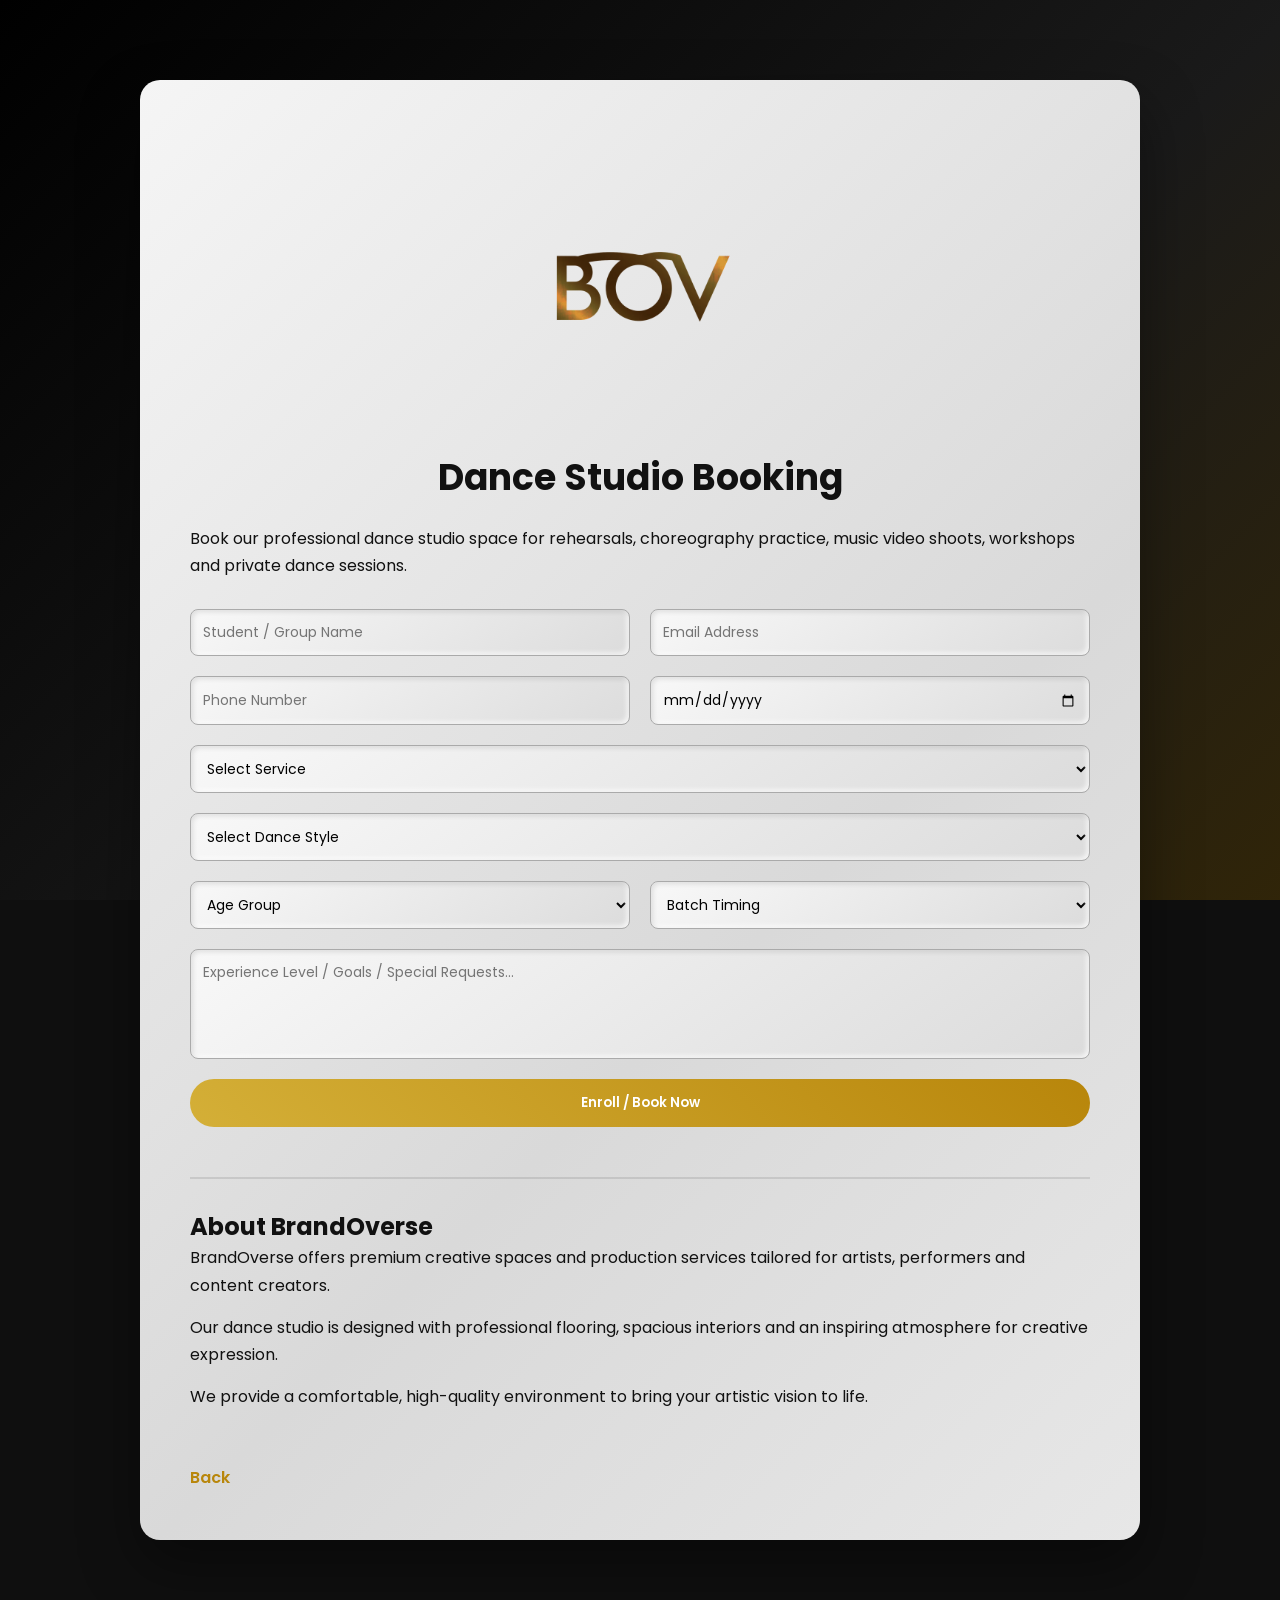
<file: frontend/studio.html>
<!DOCTYPE html>
<html lang="en">
<head>
<meta charset="UTF-8">
<meta name="viewport" content="width=device-width, initial-scale=1.0">
<title>Dance Studio Booking - BrandOverse</title>

<link href="https://fonts.googleapis.com/css2?family=Poppins:wght@300;400;600;700&display=swap" rel="stylesheet">

<style>

*{
    margin:0;
    padding:0;
    box-sizing:border-box;
    font-family:'Poppins', sans-serif;
}

body{
    padding:80px 8%;
    color:#111;
    position:relative;
    overflow-x:hidden;
    background:#0f0f0f;
}

/* ===== ULTRA DARK GOLD BACKGROUND ===== */

body::before{
    content:"";
    position:fixed;
    top:0;
    left:0;
    width:100%;
    height:100%;
    background:
        linear-gradient(135deg,
        #000000 0%,
        #1a1a1a 15%,
        #3b2a00 30%,
        #b8860b 50%,
        #3b2a00 70%,
        #1a1a1a 85%,
        #000000 100%);
    background-size:400% 400%;
    animation:darkGoldMove 10s ease infinite;
    z-index:-2;
}

body::after{
    content:"";
    position:fixed;
    top:0;
    left:-100%;
    width:40%;
    height:100%;
    background:linear-gradient(120deg,
        transparent,
        rgba(255,215,0,0.5),
        transparent);
    transform:skewX(-25deg);
    animation:royalShine 7s infinite;
    z-index:-1;
}

@keyframes darkGoldMove{
    0%{ background-position:0% 50%; }
    50%{ background-position:100% 50%; }
    100%{ background-position:0% 50%; }
}

@keyframes royalShine{
    0%{ left:-100%; }
    100%{ left:150%; }
}

/* ===== CONTAINER SILVER ===== */

.container{
    max-width:1000px;
    margin:auto;
    padding:50px;
    border-radius:20px;
    background:linear-gradient(135deg,
        #f5f5f5 0%,
        #d9d9d9 20%,
        #eeeeee 40%,
        #cfcfcf 60%,
        #f2f2f2 80%,
        #d0d0d0 100%);
    background-size:300% 300%;
    animation:silverMove 8s ease infinite;
    box-shadow:0 25px 60px rgba(0,0,0,0.4);
}

@keyframes silverMove{
    0%{ background-position:0% 50%; }
    50%{ background-position:100% 50%; }
    100%{ background-position:0% 50%; }
}

/* ===== LOGO ===== */

.logo{
    text-align:center;
    margin-bottom:0px;
}

.logo img{
    width:320px;
    max-width:100%;
    display:block;
    margin:0 auto;
}

/* ===== TEXT ===== */

h1{
    font-size:36px;
    margin-bottom:20px;
    text-align:center;
}

p{
    line-height:1.7;
    margin-bottom:15px;
}

/* ===== FORM ===== */

form{
    display:grid;
    grid-template-columns:1fr 1fr;
    gap:20px;
    margin-top:30px;
}

form input,
form select,
form textarea{
    padding:12px;
    border-radius:8px;
    border:1px solid #aaa;
    background:linear-gradient(145deg,#f8f8f8,#dcdcdc);
    box-shadow:inset 2px 2px 5px rgba(0,0,0,0.1),
               inset -2px -2px 5px rgba(255,255,255,0.8);
    outline:none;
    font-size:14px;
}

form textarea{
    grid-column:1/3;
    resize:none;
}

.full{
    grid-column:1/3;
}

button{
    padding:14px;
    border:none;
    border-radius:50px;
    background:linear-gradient(45deg,#d4af37,#b8860b);
    color:white;
    font-weight:600;
    cursor:pointer;
    transition:0.3s;
}

button:hover{
    transform:scale(1.05);
}

.success-message{
    margin-top:20px;
    color:green;
    font-weight:600;
    display:none;
}

.brand-details{
    margin-top:50px;
    padding-top:30px;
    border-top:2px solid rgba(0,0,0,0.1);
}

.back-btn{
    display:inline-block;
    margin-top:40px;
    text-decoration:none;
    color:#b8860b;
    font-weight:600;
}

@media(max-width:768px){
    form{
        grid-template-columns:1fr;
    }
    .full{
        grid-column:1/2;
    }
    form textarea{
        grid-column:1/2;
    }
}

</style>
</head>

<body>

<div class="container">

    <div class="logo">
        <img src="images/bov-logo.png" alt="BrandOverse Logo">
    </div>

    <h1>Dance Studio Booking</h1>

    <p>
    Book our professional dance studio space for rehearsals, choreography practice,
    music video shoots, workshops and private dance sessions.
    </p>

   <form id="bookingForm">

    <input type="text" placeholder="Student / Group Name" required>
    <input type="email" placeholder="Email Address" required>

    <input type="tel" placeholder="Phone Number" required>
    <input type="date" required>

    <select required class="full">
        <option value="">Select Service</option>
        <option>Dance Class Enrollment</option>
        <option>Studio Rental Booking</option>
    </select>

    <select required class="full">
        <option value="">Select Dance Style</option>
        <option>Hip-Hop</option>
        <option>Classical</option>
        <option>Contemporary</option>
        <option>Freestyle</option>
        <option>Bollywood</option>
        <option>Western</option>
    </select>

    <select required>
        <option value="">Age Group</option>
        <option>5 - 10 Years</option>
        <option>11 - 17 Years</option>
        <option>18+ Adults</option>
    </select>

    <select required>
        <option value="">Batch Timing</option>
        <option>Morning Batch</option>
        <option>Evening Batch</option>
        <option>Weekend Special Batch</option>
    </select>

    <textarea rows="4" placeholder="Experience Level / Goals / Special Requests..." class="full"></textarea>

    <button type="submit" class="full">Enroll / Book Now</button>

</form>

    <div class="success-message" id="successMessage">
        ✅ Your Dance Studio booking has been submitted successfully!
    </div>

    <div class="brand-details">
        <h2>About BrandOverse</h2>
        <p>
        BrandOverse offers premium creative spaces and production services
        tailored for artists, performers and content creators.
        </p>
        <p>
        Our dance studio is designed with professional flooring, spacious interiors
        and an inspiring atmosphere for creative expression.
        </p>
        <p>
        We provide a comfortable, high-quality environment to bring your
        artistic vision to life.
        </p>
    </div>

    <a href="index.html" class="back-btn" onclick="sessionStorage.setItem('skipIntro', '1'); if (window.history.length > 1) { event.preventDefault(); history.back(); }">Back</a>

</div>

<script>
document.getElementById("bookingForm").addEventListener("submit", function(e){
    e.preventDefault();
    document.getElementById("successMessage").style.display = "block";
    this.reset();
});
</script>

</body>
</html>
</file>
